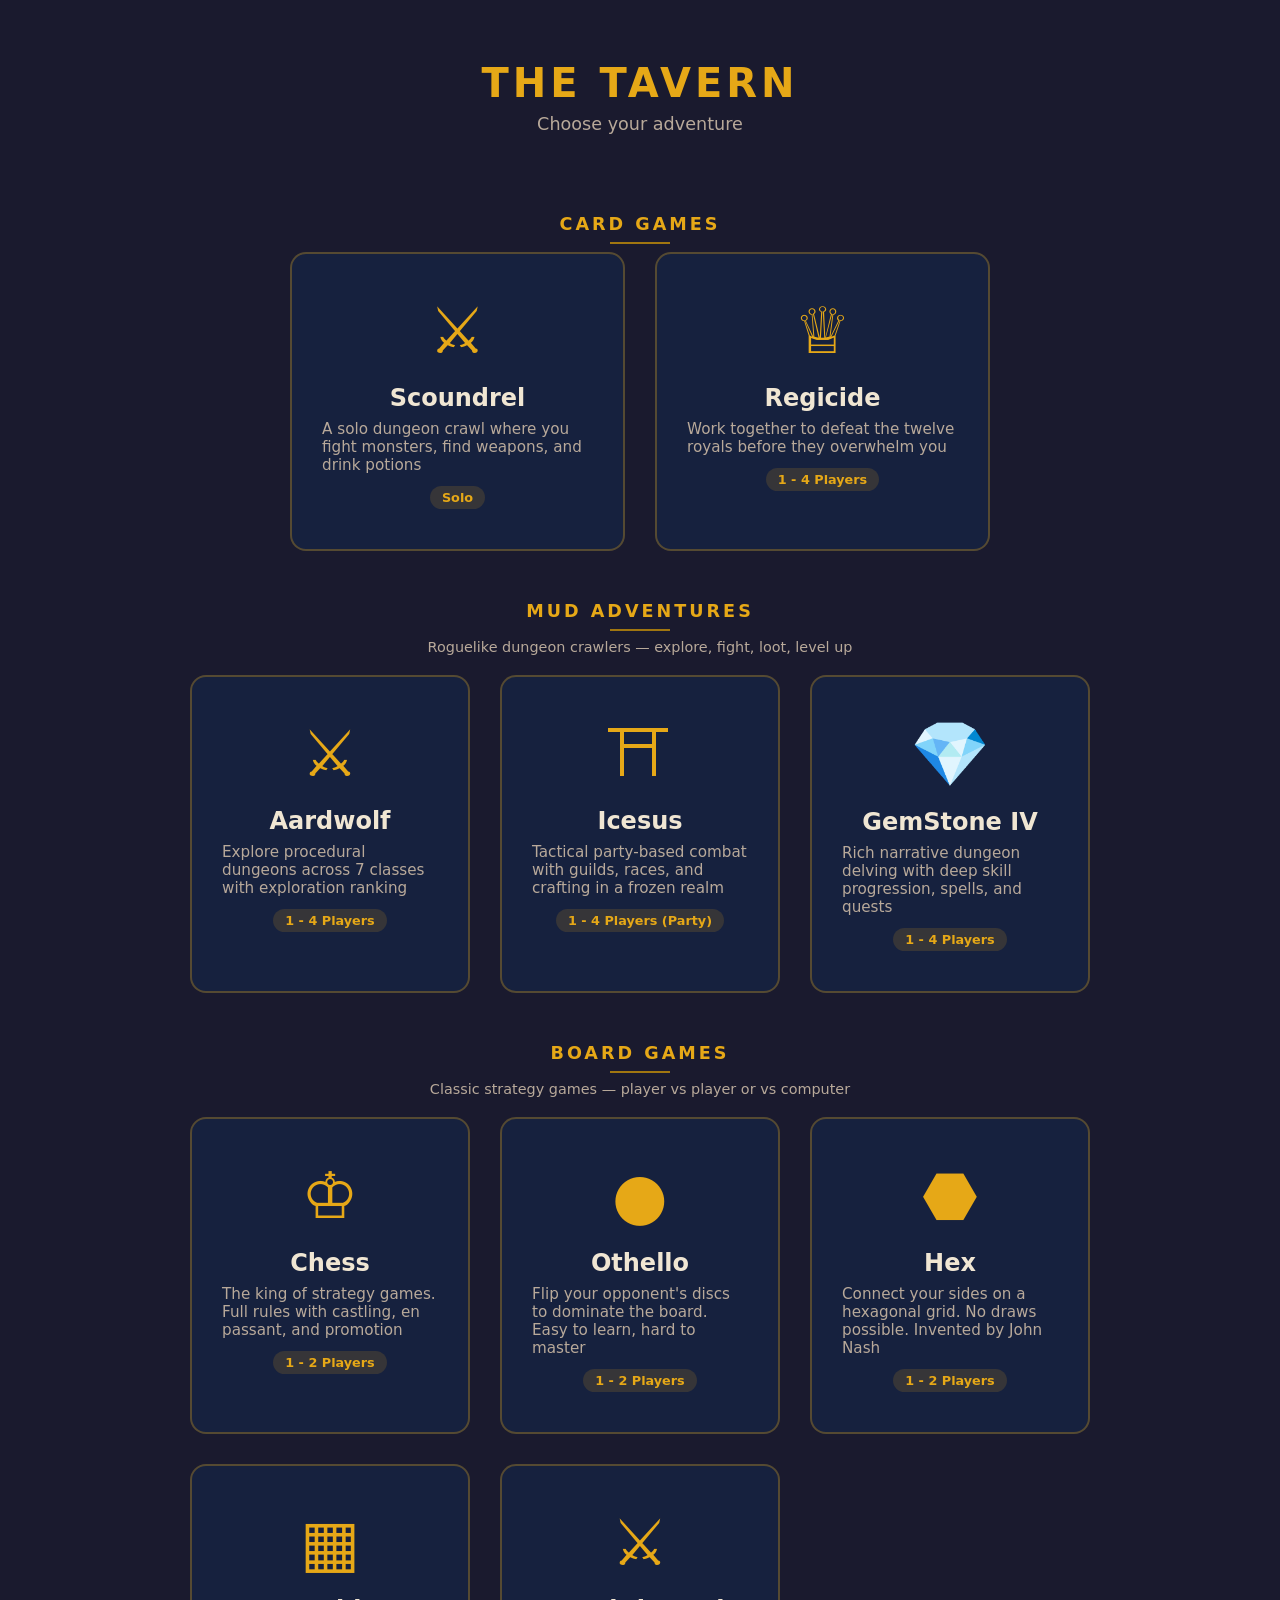
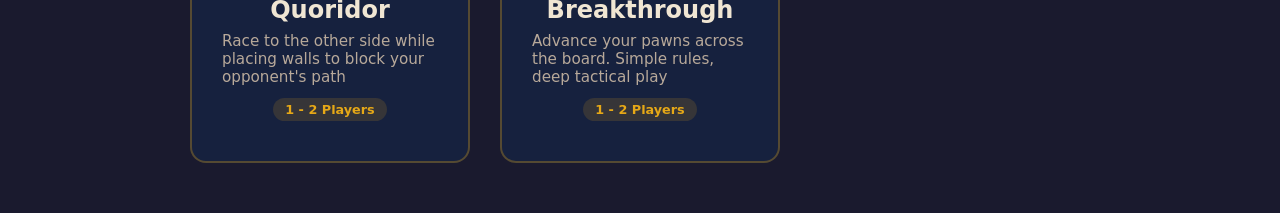
<file: index.html>
<!DOCTYPE html>
<html lang="en">
<head>
  <meta charset="UTF-8">
  <meta name="viewport" content="width=device-width, initial-scale=1.0">
  <title>The Tavern</title>
  <link rel="stylesheet" href="shared/style.css">
</head>
<body>
  <main class="landing">
    <h1>The Tavern</h1>
    <p class="subtitle">Choose your adventure</p>

    <h2 class="section-header">Card Games</h2>
    <div class="game-selection">
      <a href="scoundrel/" class="game-card">
        <span class="game-icon">&#9876;</span>
        <h2>Scoundrel</h2>
        <p>A solo dungeon crawl where you fight monsters, find weapons, and drink potions</p>
        <span class="player-count">Solo</span>
      </a>
      <a href="regicide/" class="game-card">
        <span class="game-icon">&#9813;</span>
        <h2>Regicide</h2>
        <p>Work together to defeat the twelve royals before they overwhelm you</p>
        <span class="player-count">1 - 4 Players</span>
      </a>
    </div>

    <h2 class="section-header">MUD Adventures</h2>
    <p class="section-subtitle">Roguelike dungeon crawlers &mdash; explore, fight, loot, level up</p>
    <div class="game-selection game-selection-3">
      <a href="aardwolf/" class="game-card">
        <span class="game-icon">&#9876;</span>
        <h2>Aardwolf</h2>
        <p>Explore procedural dungeons across 7 classes with exploration ranking</p>
        <span class="player-count">1 - 4 Players</span>
      </a>
      <a href="icesus/" class="game-card">
        <span class="game-icon">&#9961;</span>
        <h2>Icesus</h2>
        <p>Tactical party-based combat with guilds, races, and crafting in a frozen realm</p>
        <span class="player-count">1 - 4 Players (Party)</span>
      </a>
      <a href="gemstone/" class="game-card">
        <span class="game-icon">&#128142;</span>
        <h2>GemStone IV</h2>
        <p>Rich narrative dungeon delving with deep skill progression, spells, and quests</p>
        <span class="player-count">1 - 4 Players</span>
      </a>
    </div>

    <h2 class="section-header">Board Games</h2>
    <p class="section-subtitle">Classic strategy games &mdash; player vs player or vs computer</p>
    <div class="game-selection game-selection-3">
      <a href="chess/" class="game-card">
        <span class="game-icon">&#9812;</span>
        <h2>Chess</h2>
        <p>The king of strategy games. Full rules with castling, en passant, and promotion</p>
        <span class="player-count">1 - 2 Players</span>
      </a>
      <a href="othello/" class="game-card">
        <span class="game-icon">&#9679;</span>
        <h2>Othello</h2>
        <p>Flip your opponent's discs to dominate the board. Easy to learn, hard to master</p>
        <span class="player-count">1 - 2 Players</span>
      </a>
      <a href="hex/" class="game-card">
        <span class="game-icon">&#11043;</span>
        <h2>Hex</h2>
        <p>Connect your sides on a hexagonal grid. No draws possible. Invented by John Nash</p>
        <span class="player-count">1 - 2 Players</span>
      </a>
      <a href="quoridor/" class="game-card">
        <span class="game-icon">&#9638;</span>
        <h2>Quoridor</h2>
        <p>Race to the other side while placing walls to block your opponent's path</p>
        <span class="player-count">1 - 2 Players</span>
      </a>
      <a href="breakthrough/" class="game-card">
        <span class="game-icon">&#9876;</span>
        <h2>Breakthrough</h2>
        <p>Advance your pawns across the board. Simple rules, deep tactical play</p>
        <span class="player-count">1 - 2 Players</span>
      </a>
    </div>
  </main>
</body>
</html>
</file>
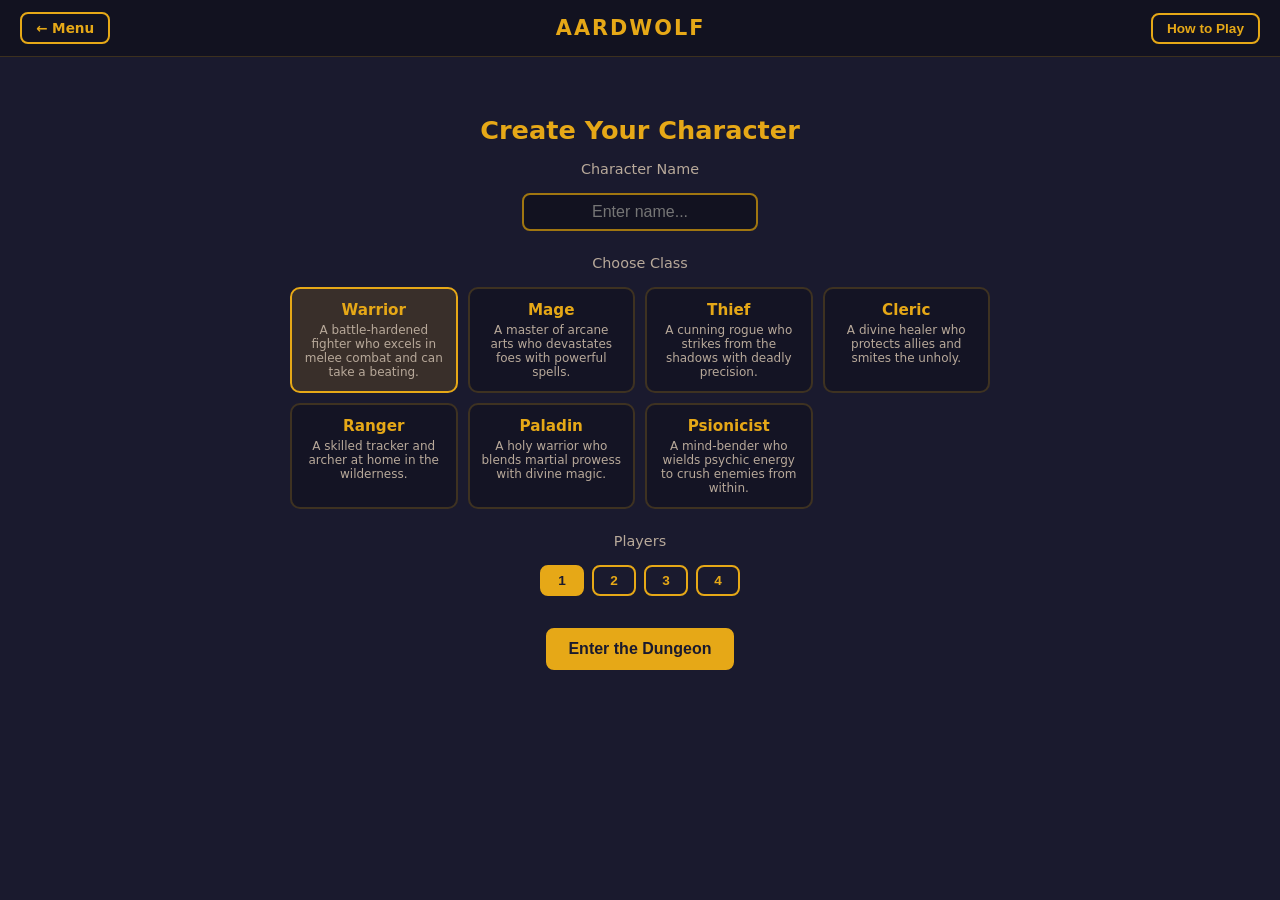
<file: aardwolf/index.html>
<!DOCTYPE html>
<html lang="en">
<head>
  <meta charset="UTF-8">
  <meta name="viewport" content="width=device-width, initial-scale=1.0">
  <title>Aardwolf</title>
  <link rel="stylesheet" href="../shared/style.css">
  <link rel="stylesheet" href="../shared-mud/style.css">
  <link rel="stylesheet" href="style.css">
</head>
<body>
  <header class="top-bar">
    <a href="../" class="btn btn-small">← Menu</a>
    <h1>Aardwolf</h1>
    <button id="rules-btn" class="btn btn-small">How to Play</button>
  </header>
  <main id="game-area" class="game-area"></main>
  <script type="module" src="ui.js"></script>
</body>
</html>
</file>
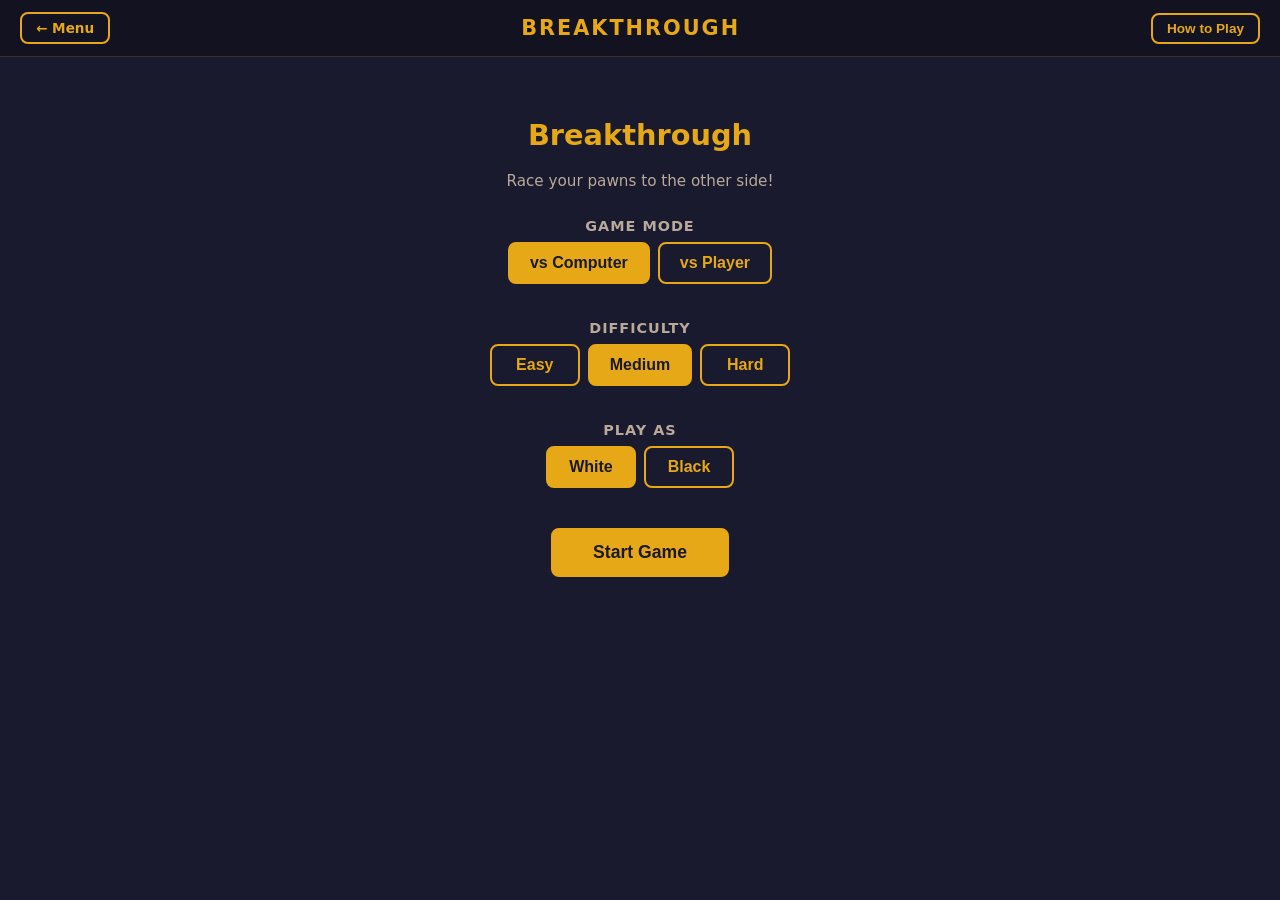
<file: breakthrough/index.html>
<!DOCTYPE html>
<html lang="en">
<head>
  <meta charset="UTF-8">
  <meta name="viewport" content="width=device-width, initial-scale=1.0">
  <title>Breakthrough</title>
  <link rel="stylesheet" href="../shared/style.css">
  <link rel="stylesheet" href="../shared-board/style.css">
  <link rel="stylesheet" href="style.css">
</head>
<body>
  <header class="top-bar">
    <a href="../" class="btn btn-small">← Menu</a>
    <h1>Breakthrough</h1>
    <button id="rules-btn" class="btn btn-small">How to Play</button>
  </header>
  <main id="game-area" class="game-area"></main>
  <script type="module" src="ui.js"></script>
</body>
</html>
</file>
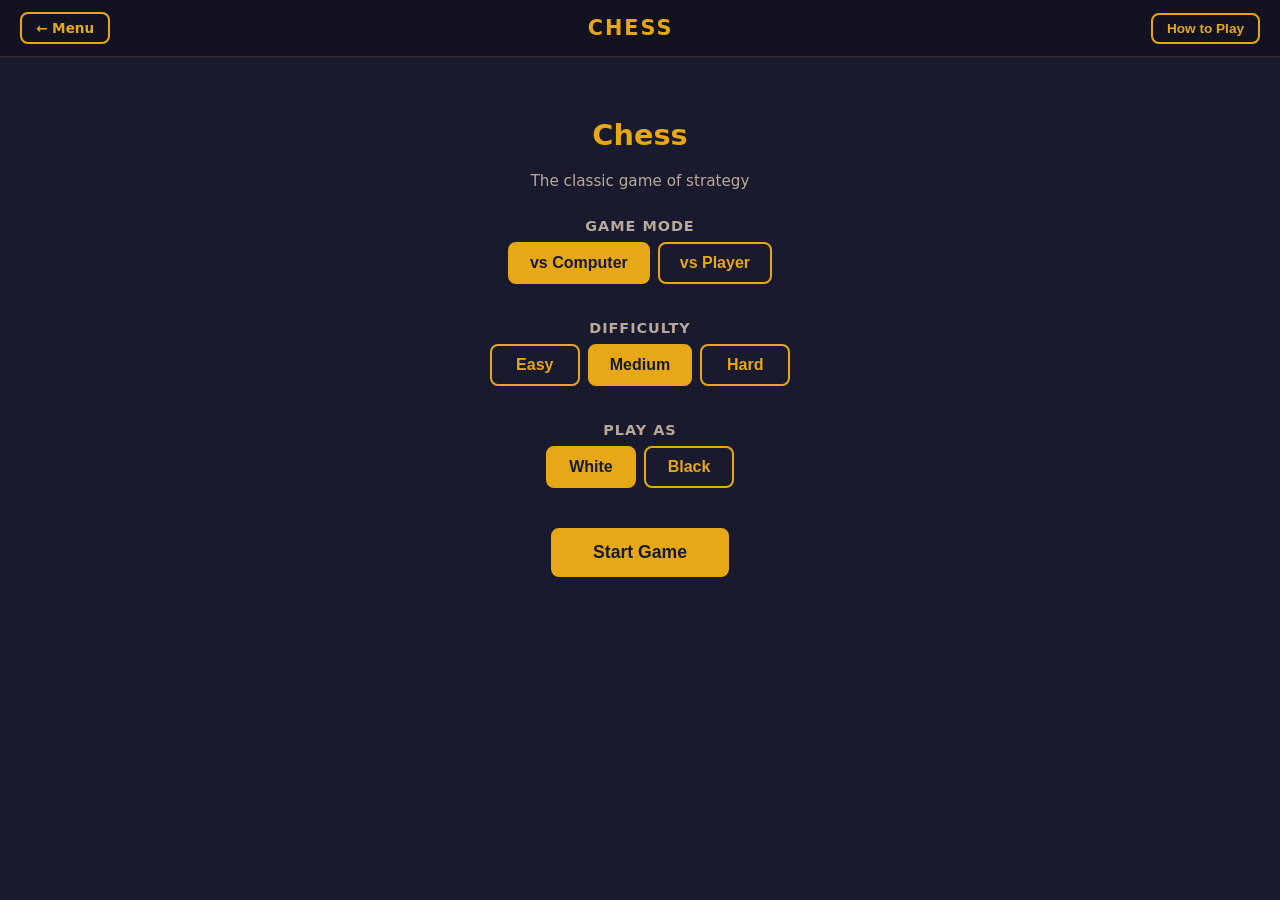
<file: chess/index.html>
<!DOCTYPE html>
<html lang="en">
<head>
  <meta charset="UTF-8">
  <meta name="viewport" content="width=device-width, initial-scale=1.0">
  <title>Chess</title>
  <link rel="stylesheet" href="../shared/style.css">
  <link rel="stylesheet" href="../shared-board/style.css">
  <link rel="stylesheet" href="style.css">
</head>
<body>
  <header class="top-bar">
    <a href="../" class="btn btn-small">← Menu</a>
    <h1>Chess</h1>
    <button id="rules-btn" class="btn btn-small">How to Play</button>
  </header>
  <main id="game-area" class="game-area"></main>
  <script type="module" src="ui.js"></script>
</body>
</html>
</file>
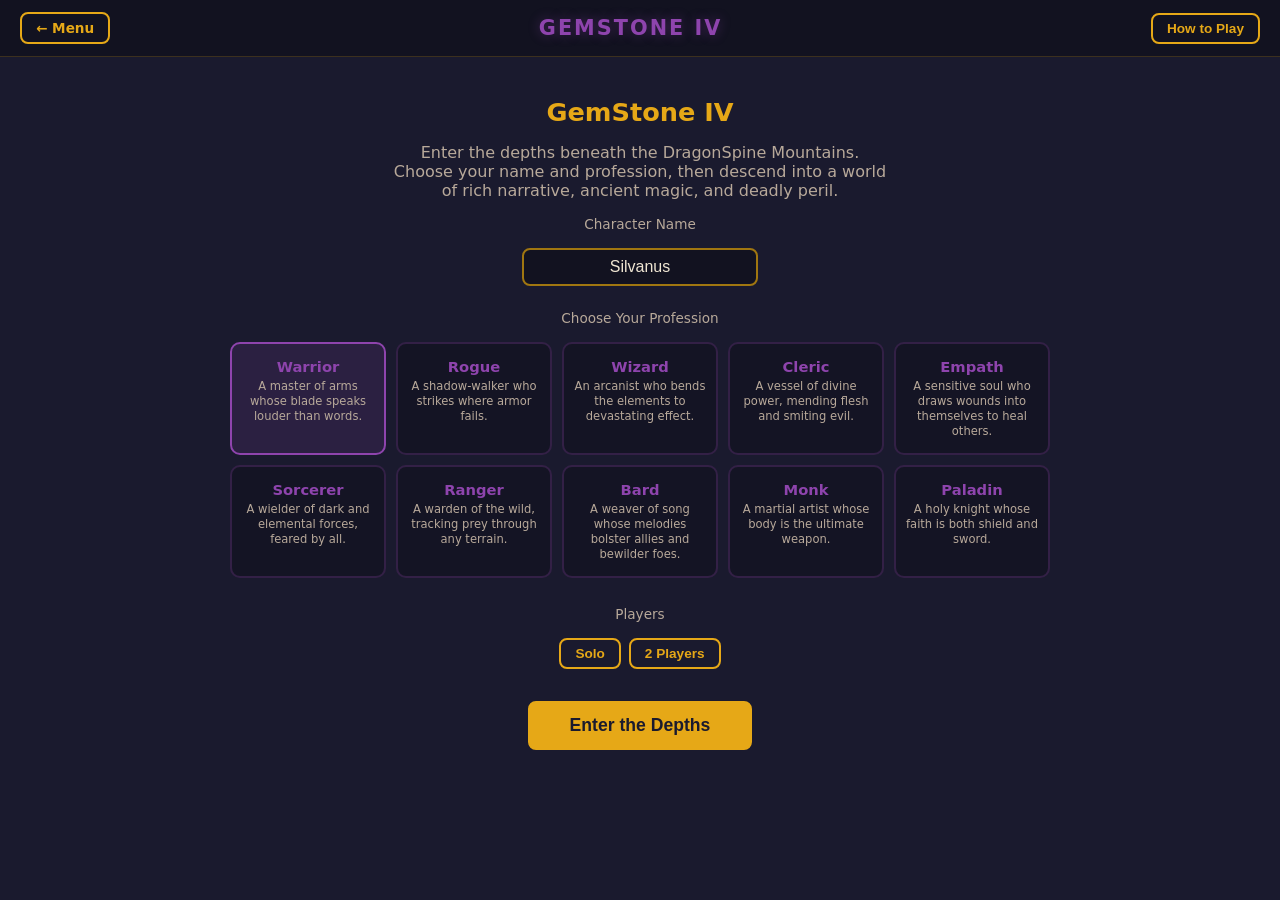
<file: gemstone/index.html>
<!DOCTYPE html>
<html lang="en">
<head>
  <meta charset="UTF-8">
  <meta name="viewport" content="width=device-width, initial-scale=1.0">
  <title>GemStone IV</title>
  <link rel="stylesheet" href="../shared/style.css">
  <link rel="stylesheet" href="../shared-mud/style.css">
  <link rel="stylesheet" href="style.css">
</head>
<body>
  <header class="top-bar">
    <a href="../" class="btn btn-small">← Menu</a>
    <h1>GemStone IV</h1>
    <button id="rules-btn" class="btn btn-small">How to Play</button>
  </header>
  <main id="game-area" class="game-area"></main>
  <script type="module" src="ui.js"></script>
</body>
</html>
</file>
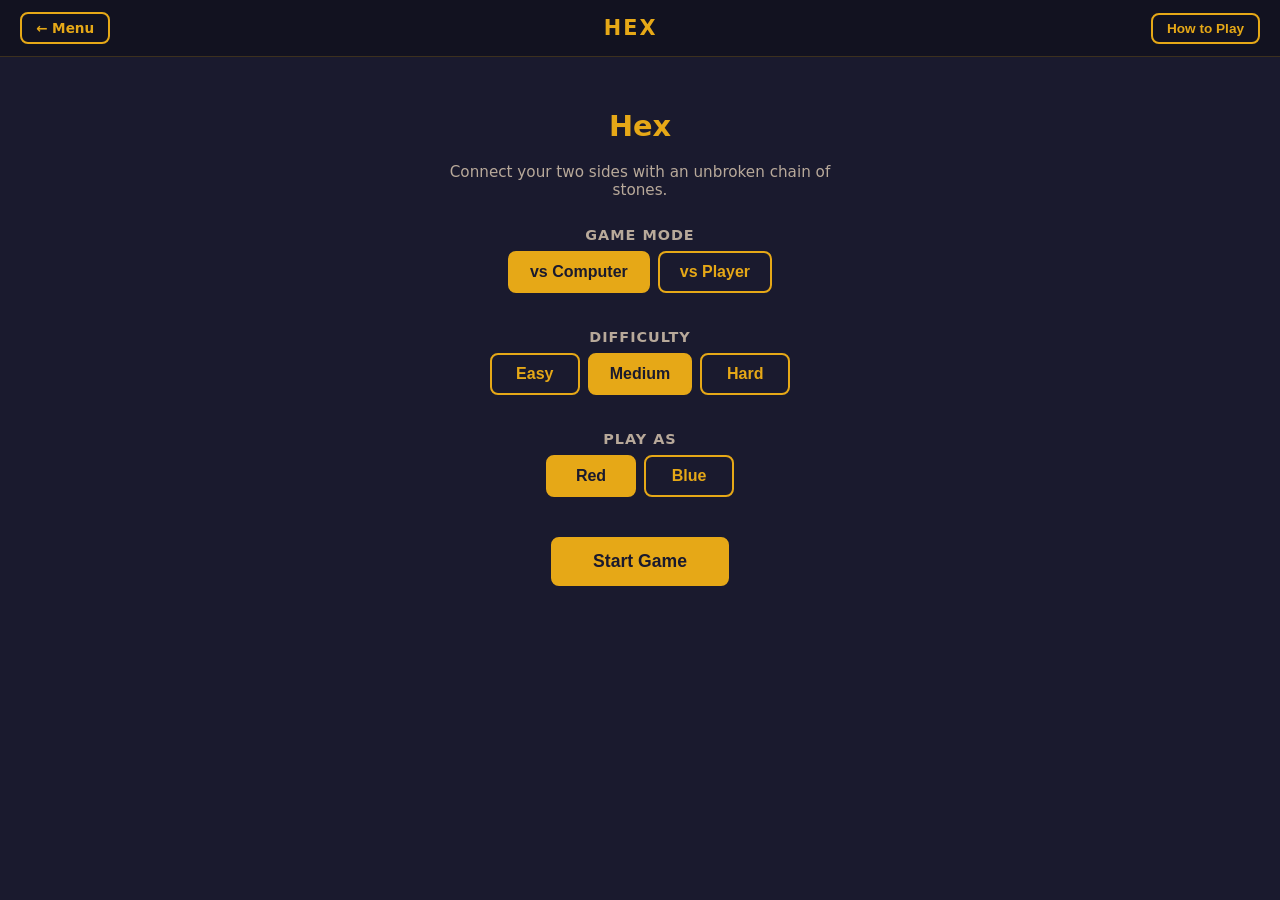
<file: hex/index.html>
<!DOCTYPE html>
<html lang="en">
<head>
  <meta charset="UTF-8">
  <meta name="viewport" content="width=device-width, initial-scale=1.0">
  <title>Hex</title>
  <link rel="stylesheet" href="../shared/style.css">
  <link rel="stylesheet" href="../shared-board/style.css">
  <link rel="stylesheet" href="style.css">
</head>
<body>
  <header class="top-bar">
    <a href="../" class="btn btn-small">← Menu</a>
    <h1>Hex</h1>
    <button id="rules-btn" class="btn btn-small">How to Play</button>
  </header>
  <main id="game-area" class="game-area"></main>
  <script type="module" src="ui.js"></script>
</body>
</html>
</file>
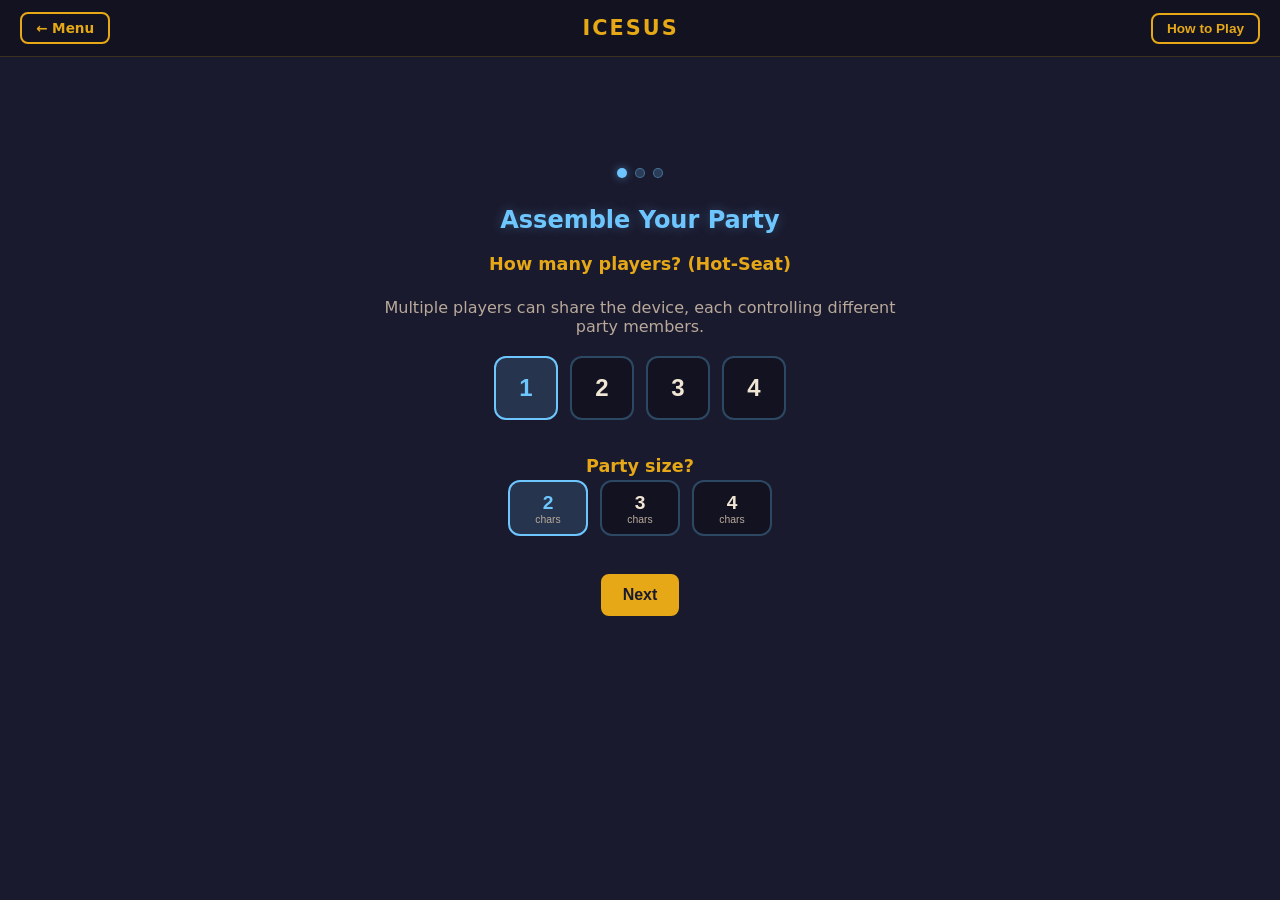
<file: icesus/index.html>
<!DOCTYPE html>
<html lang="en">
<head>
  <meta charset="UTF-8">
  <meta name="viewport" content="width=device-width, initial-scale=1.0">
  <title>Icesus</title>
  <link rel="stylesheet" href="../shared/style.css">
  <link rel="stylesheet" href="../shared-mud/style.css">
  <link rel="stylesheet" href="style.css">
</head>
<body>
  <header class="top-bar">
    <a href="../" class="btn btn-small">← Menu</a>
    <h1>Icesus</h1>
    <button id="rules-btn" class="btn btn-small">How to Play</button>
  </header>
  <main id="game-area" class="game-area"></main>
  <script type="module" src="ui.js"></script>
</body>
</html>
</file>
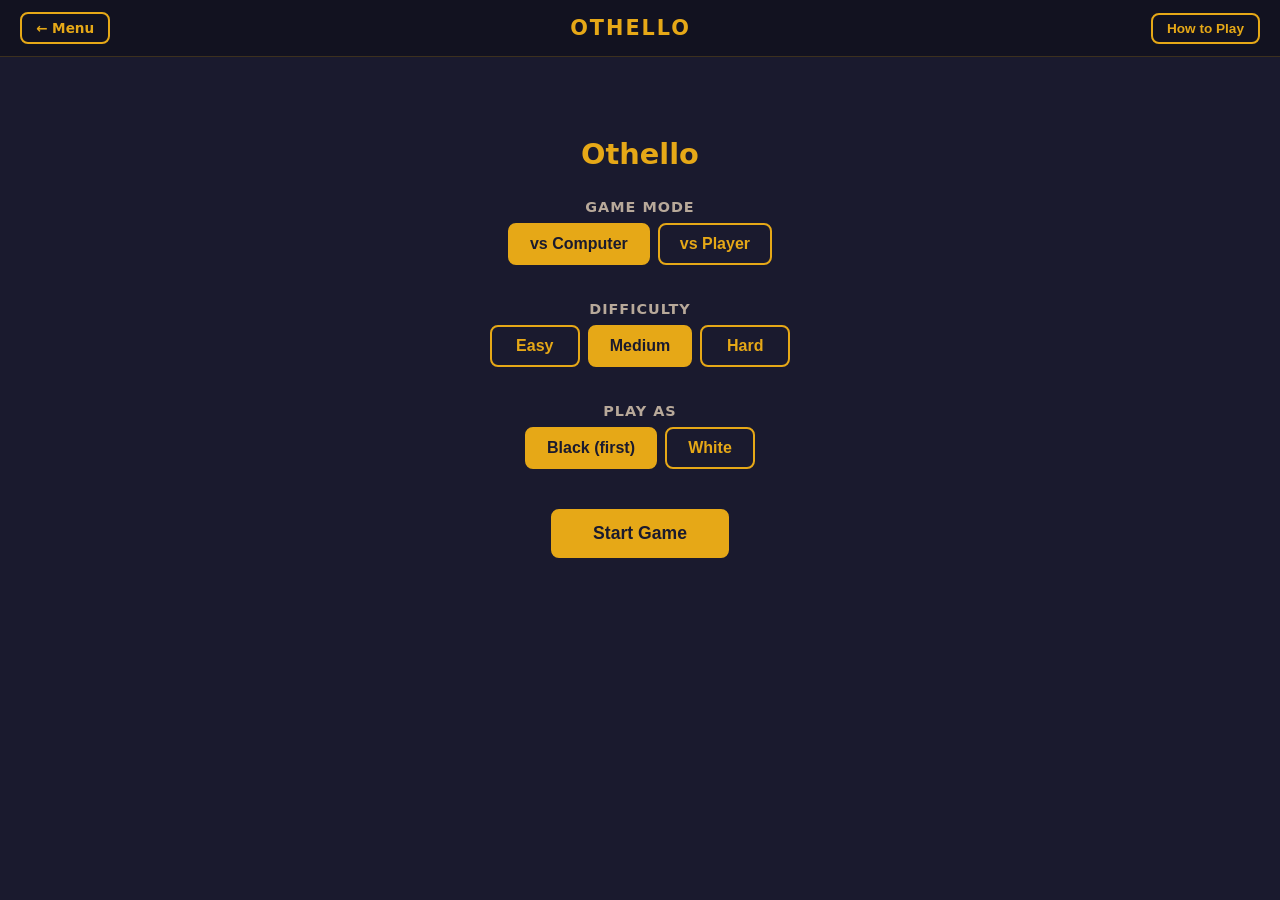
<file: othello/index.html>
<!DOCTYPE html>
<html lang="en">
<head>
  <meta charset="UTF-8">
  <meta name="viewport" content="width=device-width, initial-scale=1.0">
  <title>Othello</title>
  <link rel="stylesheet" href="../shared/style.css">
  <link rel="stylesheet" href="../shared-board/style.css">
  <link rel="stylesheet" href="style.css">
</head>
<body>
  <header class="top-bar">
    <a href="../" class="btn btn-small">← Menu</a>
    <h1>Othello</h1>
    <button id="rules-btn" class="btn btn-small">How to Play</button>
  </header>
  <main id="game-area" class="game-area"></main>
  <script type="module" src="ui.js"></script>
</body>
</html>
</file>
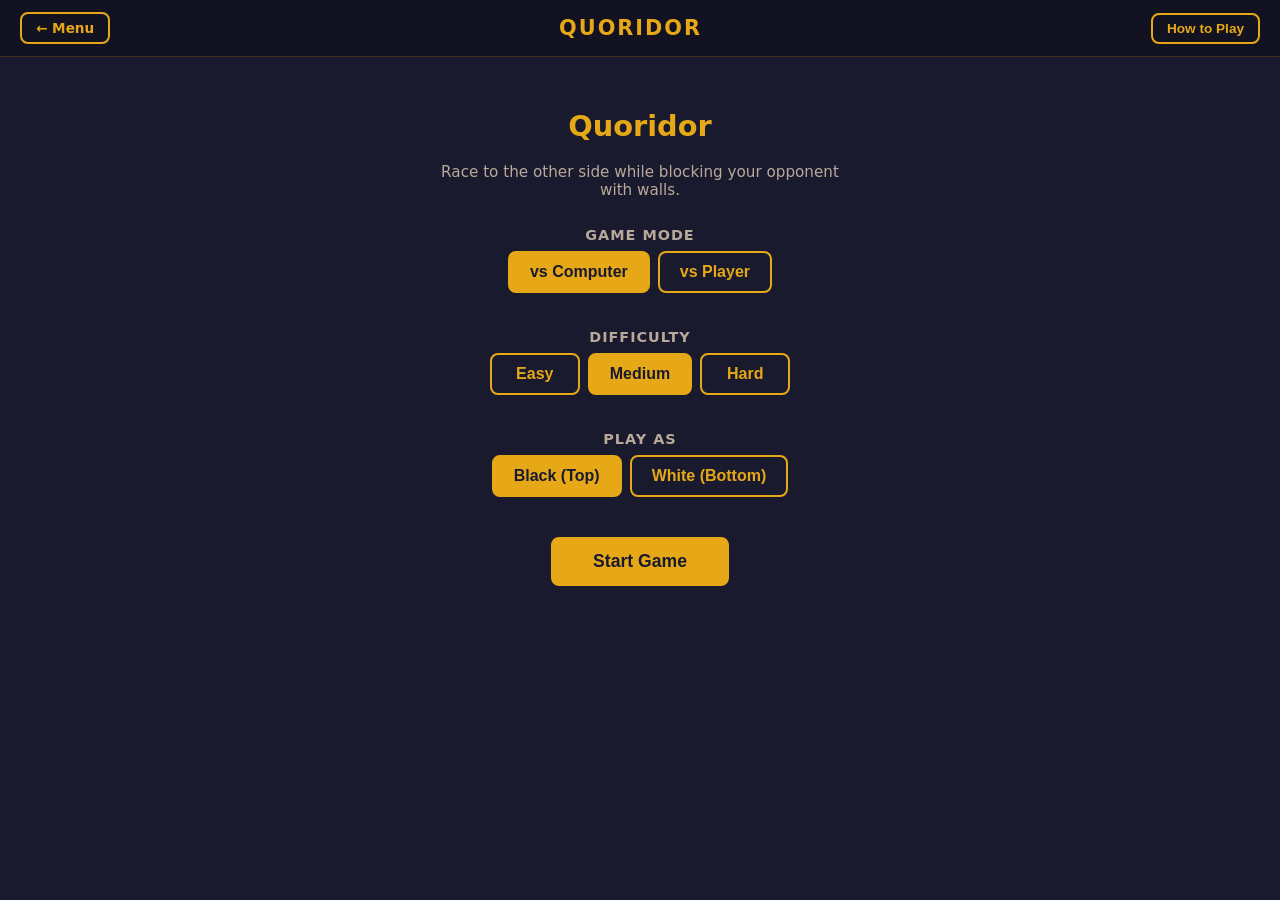
<file: quoridor/index.html>
<!DOCTYPE html>
<html lang="en">
<head>
  <meta charset="UTF-8">
  <meta name="viewport" content="width=device-width, initial-scale=1.0">
  <title>Quoridor</title>
  <link rel="stylesheet" href="../shared/style.css">
  <link rel="stylesheet" href="../shared-board/style.css">
  <link rel="stylesheet" href="style.css">
</head>
<body>
  <header class="top-bar">
    <a href="../" class="btn btn-small">← Menu</a>
    <h1>Quoridor</h1>
    <button id="rules-btn" class="btn btn-small">How to Play</button>
  </header>
  <main id="game-area" class="game-area"></main>
  <script type="module" src="ui.js"></script>
</body>
</html>
</file>
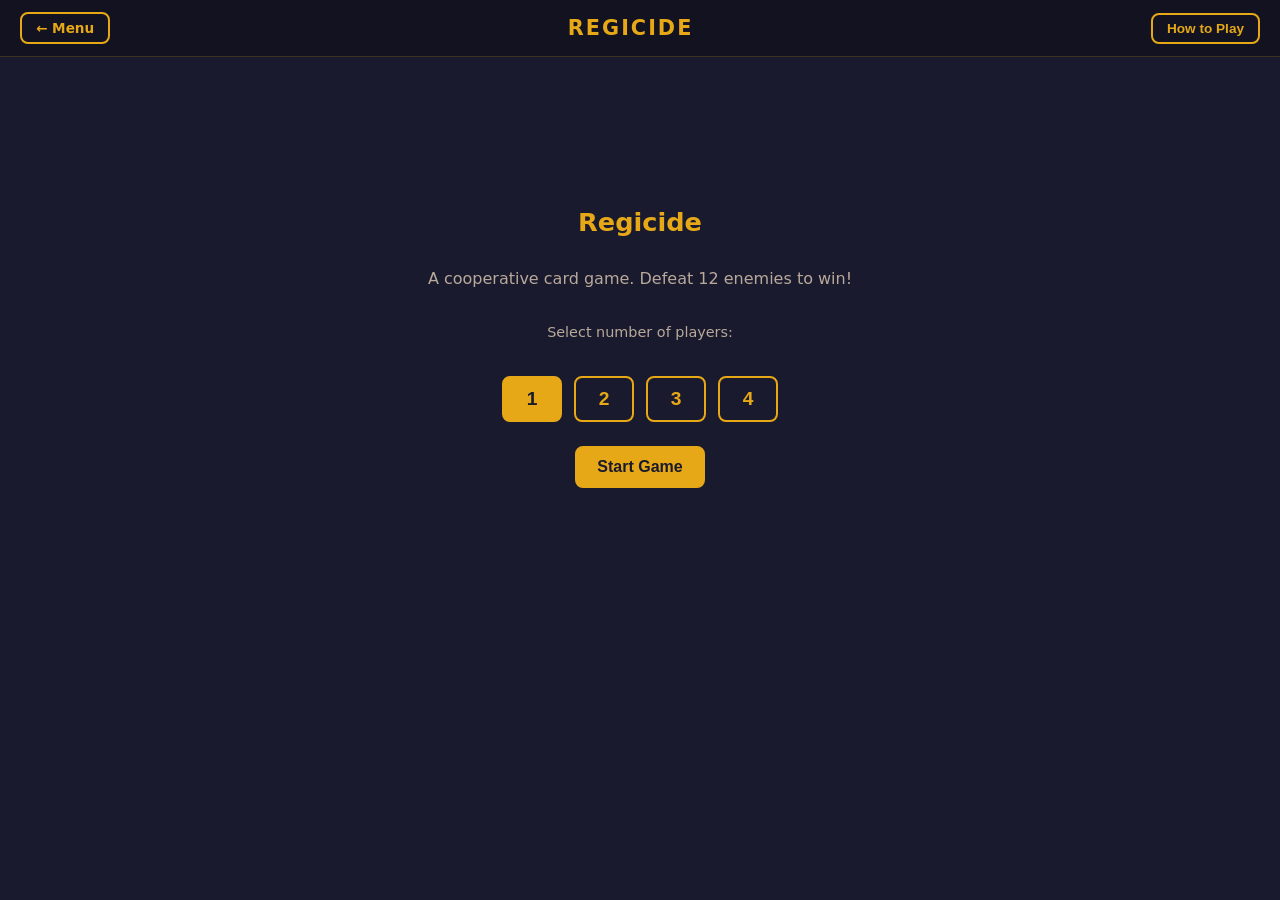
<file: regicide/index.html>
<!DOCTYPE html>
<html lang="en">
<head>
  <meta charset="UTF-8">
  <meta name="viewport" content="width=device-width, initial-scale=1.0">
  <title>Regicide</title>
  <link rel="stylesheet" href="../shared/style.css">
  <link rel="stylesheet" href="style.css">
</head>
<body>
  <header class="top-bar">
    <a href="../" class="btn btn-small">← Menu</a>
    <h1>Regicide</h1>
    <button id="rules-btn" class="btn btn-small">How to Play</button>
  </header>
  <main id="game-area" class="game-area"></main>
  <script type="module" src="ui.js"></script>
</body>
</html>
</file>
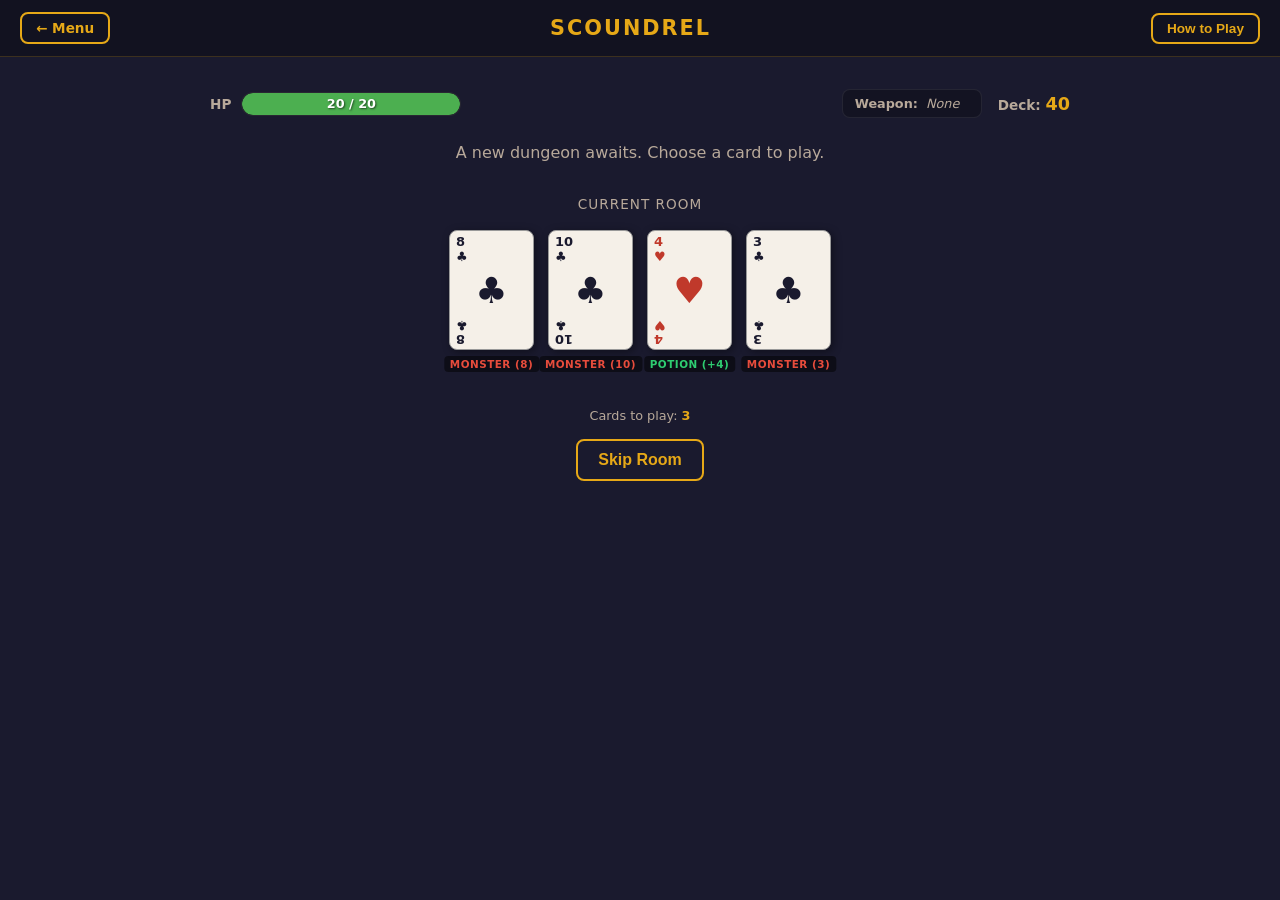
<file: scoundrel/index.html>
<!DOCTYPE html>
<html lang="en">
<head>
  <meta charset="UTF-8">
  <meta name="viewport" content="width=device-width, initial-scale=1.0">
  <title>Scoundrel</title>
  <link rel="stylesheet" href="../shared/style.css">
  <link rel="stylesheet" href="style.css">
</head>
<body>
  <header class="top-bar">
    <a href="../" class="btn btn-small">← Menu</a>
    <h1>Scoundrel</h1>
    <button id="rules-btn" class="btn btn-small">How to Play</button>
  </header>
  <main id="game-area" class="game-area"></main>
  <script type="module" src="ui.js"></script>
</body>
</html>
</file>
<file: shared/style.css>
/* === Reset & Base === */
*, *::before, *::after {
  box-sizing: border-box;
  margin: 0;
  padding: 0;
}

:root {
  --bg-dark: #1a1a2e;
  --bg-felt: #16213e;
  --bg-card-table: #0f3460;
  --text-primary: #f0e6d3;
  --text-secondary: #b8a99a;
  --accent-gold: #e6a817;
  --accent-gold-dim: #a07610;
  --hp-green: #4caf50;
  --hp-yellow: #ff9800;
  --hp-red: #f44336;
  --card-width: 85px;
  --card-height: 120px;
  --card-red: #c0392b;
  --card-black: #1a1a2e;
  --card-bg: #f5f0e8;
  --danger: #e74c3c;
  --success: #27ae60;
  font-family: 'Segoe UI', system-ui, -apple-system, sans-serif;
  color: var(--text-primary);
}

body {
  background: var(--bg-dark);
  min-height: 100vh;
  overflow-x: hidden;
}

/* === Typography === */
h1, h2, h3 {
  font-weight: 600;
}

/* === Buttons === */
.btn {
  display: inline-flex;
  align-items: center;
  justify-content: center;
  padding: 10px 20px;
  border: 2px solid var(--accent-gold);
  background: transparent;
  color: var(--accent-gold);
  font-size: 1rem;
  font-weight: 600;
  border-radius: 8px;
  cursor: pointer;
  transition: all 0.2s;
  text-decoration: none;
  gap: 6px;
}

.btn:hover {
  background: var(--accent-gold);
  color: var(--bg-dark);
}

.btn:active {
  transform: scale(0.96);
}

.btn-small {
  padding: 6px 14px;
  font-size: 0.85rem;
}

.btn-primary {
  background: var(--accent-gold);
  color: var(--bg-dark);
}

.btn-primary:hover {
  background: var(--accent-gold-dim);
  border-color: var(--accent-gold-dim);
  color: var(--text-primary);
}

.btn-danger {
  border-color: var(--danger);
  color: var(--danger);
}

.btn-danger:hover {
  background: var(--danger);
  color: white;
}

.btn:disabled {
  opacity: 0.4;
  cursor: not-allowed;
  pointer-events: none;
}

/* === Cards === */
.card {
  width: var(--card-width);
  height: var(--card-height);
  border-radius: 8px;
  background: var(--card-bg);
  border: 1px solid #999;
  box-shadow: 2px 2px 8px rgba(0, 0, 0, 0.4);
  display: flex;
  flex-direction: column;
  padding: 4px 6px;
  user-select: none;
  transition: transform 0.15s, box-shadow 0.15s, outline-color 0.15s;
  position: relative;
  flex-shrink: 0;
  outline: 3px solid transparent;
}

.card:hover:not(.disabled):not(.card-back) {
  transform: translateY(-6px);
  box-shadow: 2px 8px 16px rgba(0, 0, 0, 0.5);
}

.card.selected {
  outline-color: var(--accent-gold);
  transform: translateY(-10px);
  box-shadow: 0 8px 20px rgba(230, 168, 23, 0.3);
}

.card.disabled {
  opacity: 0.45;
  cursor: not-allowed;
}

.card.highlighted {
  outline-color: var(--success);
}

.card.red {
  color: var(--card-red);
}

.card.black {
  color: var(--card-black);
}

.rank-top {
  font-size: 13px;
  font-weight: 700;
  line-height: 1.1;
  text-align: left;
}

.suit-center {
  flex: 1;
  display: flex;
  align-items: center;
  justify-content: center;
  font-size: 36px;
}

.rank-bottom {
  font-size: 13px;
  font-weight: 700;
  line-height: 1.1;
  text-align: right;
  transform: rotate(180deg);
}

.card-back {
  background: repeating-linear-gradient(
    45deg,
    #2c3e8c,
    #2c3e8c 4px,
    #1a2766 4px,
    #1a2766 8px
  );
  border: 2px solid var(--accent-gold-dim);
}

.card-jester {
  background: linear-gradient(135deg, #6c3483, #8e44ad);
  color: #f9e79f;
  border: 2px solid #f9e79f;
}

.card-mini {
  font-weight: 700;
  font-size: 0.9rem;
}

.card-mini.red {
  color: var(--card-red);
}

.card-mini.black {
  color: var(--card-black);
}

/* === Top Bar === */
.top-bar {
  display: flex;
  align-items: center;
  justify-content: space-between;
  padding: 12px 20px;
  background: rgba(0, 0, 0, 0.3);
  border-bottom: 1px solid rgba(230, 168, 23, 0.2);
}

.top-bar h1 {
  font-size: 1.3rem;
  color: var(--accent-gold);
  letter-spacing: 2px;
  text-transform: uppercase;
}

/* === HP Bar === */
.hp-bar-container {
  width: 100%;
  max-width: 300px;
  height: 24px;
  background: rgba(0, 0, 0, 0.4);
  border-radius: 12px;
  overflow: hidden;
  border: 1px solid rgba(255, 255, 255, 0.1);
  position: relative;
}

.hp-bar-fill {
  height: 100%;
  border-radius: 12px;
  transition: width 0.4s ease, background-color 0.4s ease;
}

.hp-bar-text {
  position: absolute;
  inset: 0;
  display: flex;
  align-items: center;
  justify-content: center;
  font-size: 0.8rem;
  font-weight: 700;
  color: white;
  text-shadow: 1px 1px 2px rgba(0, 0, 0, 0.6);
}

/* === Modal === */
.modal-overlay {
  position: fixed;
  inset: 0;
  background: rgba(0, 0, 0, 0.7);
  display: flex;
  align-items: center;
  justify-content: center;
  z-index: 1000;
  opacity: 0;
  transition: opacity 0.2s;
  padding: 20px;
}

.modal-overlay.visible {
  opacity: 1;
}

.modal-content {
  background: var(--bg-felt);
  border: 1px solid var(--accent-gold-dim);
  border-radius: 12px;
  max-width: 600px;
  width: 100%;
  max-height: 80vh;
  display: flex;
  flex-direction: column;
  box-shadow: 0 20px 60px rgba(0, 0, 0, 0.5);
}

.modal-header {
  display: flex;
  align-items: center;
  justify-content: space-between;
  padding: 16px 20px;
  border-bottom: 1px solid rgba(230, 168, 23, 0.2);
}

.modal-header h2 {
  color: var(--accent-gold);
  font-size: 1.2rem;
}

.modal-close {
  background: none;
  border: none;
  color: var(--text-secondary);
  font-size: 1.8rem;
  cursor: pointer;
  padding: 0 4px;
  line-height: 1;
}

.modal-close:hover {
  color: var(--text-primary);
}

.modal-body {
  padding: 20px;
  overflow-y: auto;
  line-height: 1.6;
  color: var(--text-primary);
}

.modal-body h3 {
  color: var(--accent-gold);
  margin: 16px 0 8px;
  font-size: 1rem;
}

.modal-body h3:first-child {
  margin-top: 0;
}

.modal-body p {
  margin-bottom: 10px;
}

.modal-body ul, .modal-body ol {
  margin-left: 20px;
  margin-bottom: 10px;
}

.modal-body li {
  margin-bottom: 4px;
}

.modal-body table {
  width: 100%;
  border-collapse: collapse;
  margin: 10px 0;
}

.modal-body th, .modal-body td {
  padding: 6px 12px;
  border: 1px solid rgba(230, 168, 23, 0.2);
  text-align: left;
}

.modal-body th {
  background: rgba(230, 168, 23, 0.1);
  color: var(--accent-gold);
}

.modal-body .suit-red { color: var(--card-red); font-weight: 700; }
.modal-body .suit-black { font-weight: 700; }

/* === Game Area === */
.game-area {
  max-width: 900px;
  margin: 0 auto;
  padding: 20px;
}

/* === Status Message === */
.message {
  text-align: center;
  padding: 10px;
  font-size: 1rem;
  color: var(--text-secondary);
  min-height: 40px;
}

.message.important {
  color: var(--accent-gold);
  font-weight: 600;
}

/* === Game Over Overlay === */
.game-over-overlay {
  position: fixed;
  inset: 0;
  background: rgba(0, 0, 0, 0.85);
  display: flex;
  align-items: center;
  justify-content: center;
  z-index: 900;
  animation: fadeIn 0.5s;
}

.game-over-box {
  text-align: center;
  padding: 40px;
  background: var(--bg-felt);
  border: 2px solid var(--accent-gold);
  border-radius: 16px;
  max-width: 400px;
}

.game-over-box h2 {
  font-size: 2rem;
  margin-bottom: 10px;
}

.game-over-box .win { color: var(--accent-gold); }
.game-over-box .lose { color: var(--danger); }

.game-over-box p {
  color: var(--text-secondary);
  margin-bottom: 20px;
  font-size: 1.1rem;
}

/* === Card Row (for rooms/hands) === */
.card-row {
  display: flex;
  gap: 12px;
  justify-content: center;
  flex-wrap: wrap;
  padding: 10px 0;
}

/* === Landing Page === */
.landing {
  display: flex;
  flex-direction: column;
  align-items: center;
  justify-content: flex-start;
  min-height: 100vh;
  padding: 60px 20px 40px;
}

.landing h1 {
  font-size: 2.5rem;
  color: var(--accent-gold);
  margin-bottom: 8px;
  text-transform: uppercase;
  letter-spacing: 4px;
  text-align: center;
}

.landing .subtitle {
  color: var(--text-secondary);
  margin-bottom: 40px;
  font-size: 1.1rem;
}

/* === Section Headers === */
.section-header {
  color: var(--accent-gold);
  font-size: 1.1rem;
  text-transform: uppercase;
  letter-spacing: 3px;
  margin-top: 40px;
  margin-bottom: 8px;
  text-align: center;
  position: relative;
}

.section-header::after {
  content: '';
  display: block;
  width: 60px;
  height: 2px;
  background: var(--accent-gold-dim);
  margin: 8px auto 0;
}

.section-subtitle {
  color: var(--text-secondary);
  font-size: 0.9rem;
  margin-bottom: 20px;
  text-align: center;
}

.game-selection {
  display: grid;
  grid-template-columns: 1fr 1fr;
  gap: 30px;
  max-width: 700px;
  width: 100%;
  margin-bottom: 10px;
}

.game-selection-3 {
  grid-template-columns: 1fr 1fr 1fr;
  max-width: 900px;
}

.game-card {
  display: flex;
  flex-direction: column;
  align-items: center;
  padding: 40px 30px;
  background: var(--bg-felt);
  border: 2px solid rgba(230, 168, 23, 0.3);
  border-radius: 16px;
  text-decoration: none;
  color: var(--text-primary);
  transition: all 0.3s;
}

.game-card:hover {
  border-color: var(--accent-gold);
  transform: translateY(-4px);
  box-shadow: 0 8px 30px rgba(230, 168, 23, 0.15);
}

.game-card .game-icon {
  font-size: 4rem;
  margin-bottom: 16px;
  color: var(--accent-gold);
}

.game-card h2 {
  font-size: 1.5rem;
  margin-bottom: 8px;
  color: var(--text-primary);
}

.game-card p {
  color: var(--text-secondary);
  font-size: 0.95rem;
}

.game-card .player-count {
  margin-top: 12px;
  padding: 4px 12px;
  border-radius: 20px;
  background: rgba(230, 168, 23, 0.15);
  color: var(--accent-gold);
  font-size: 0.8rem;
  font-weight: 600;
}

/* === Animations === */
@keyframes fadeIn {
  from { opacity: 0; }
  to { opacity: 1; }
}

/* === Pass Device Overlay === */
.pass-overlay {
  position: fixed;
  inset: 0;
  background: var(--bg-dark);
  display: flex;
  flex-direction: column;
  align-items: center;
  justify-content: center;
  z-index: 800;
  cursor: pointer;
}

.pass-overlay h2 {
  font-size: 2rem;
  color: var(--accent-gold);
  margin-bottom: 20px;
}

.pass-overlay p {
  color: var(--text-secondary);
  font-size: 1.1rem;
}

/* === Responsive === */
@media (max-width: 900px) {
  .game-selection-3 {
    grid-template-columns: 1fr 1fr;
  }
}

@media (max-width: 600px) {
  .game-selection-3 {
    grid-template-columns: 1fr;
  }

  :root {
    --card-width: 65px;
    --card-height: 95px;
  }

  .game-selection {
    grid-template-columns: 1fr;
  }

  .landing h1 {
    font-size: 1.8rem;
  }

  .top-bar h1 {
    font-size: 1rem;
  }

  .card-row {
    gap: 6px;
  }

  .suit-center {
    font-size: 28px;
  }

  .rank-top, .rank-bottom {
    font-size: 11px;
  }
}
</file>
<file: shared-mud/style.css>
/* === MUD Layout === */
.mud-layout {
  display: grid;
  grid-template-columns: 1fr 260px;
  grid-template-rows: 1fr auto;
  height: calc(100vh - 52px);
  gap: 0;
}

.mud-terminal-wrap {
  grid-column: 1;
  grid-row: 1;
  overflow-y: auto;
  padding: 12px 16px;
  background: rgba(0, 0, 0, 0.3);
  border-right: 1px solid rgba(230, 168, 23, 0.15);
}

.mud-sidebar {
  grid-column: 2;
  grid-row: 1 / 3;
  overflow-y: auto;
  padding: 12px;
  background: rgba(0, 0, 0, 0.2);
  border-left: 1px solid rgba(230, 168, 23, 0.15);
  font-size: 0.82rem;
}

.mud-actions {
  grid-column: 1;
  grid-row: 2;
  padding: 10px 16px;
  background: rgba(0, 0, 0, 0.4);
  border-top: 1px solid rgba(230, 168, 23, 0.15);
  display: flex;
  flex-wrap: wrap;
  gap: 6px;
  align-items: flex-start;
  max-height: 140px;
  overflow-y: auto;
}

/* === Terminal Lines === */
.terminal-output {
  font-family: 'Consolas', 'Courier New', monospace;
  font-size: 0.88rem;
  line-height: 1.5;
}

.terminal-line {
  padding: 1px 0;
  animation: termFadeIn 0.15s ease;
}

@keyframes termFadeIn {
  from { opacity: 0.4; }
  to { opacity: 1; }
}

.terminal-line.room-title {
  color: var(--accent-gold);
  font-weight: 700;
  font-size: 1rem;
  margin-top: 4px;
}

.terminal-line.room-desc {
  color: var(--text-primary);
  font-style: italic;
}

.terminal-line.exits {
  color: var(--text-secondary);
  font-size: 0.82rem;
}

.terminal-line.combat {
  color: #e74c3c;
}

.terminal-line.enemy-attack {
  color: #e67e22;
}

.terminal-line.heal {
  color: #2ecc71;
}

.terminal-line.loot {
  color: var(--accent-gold);
}

.terminal-line.system {
  color: #7f8c8d;
  font-style: italic;
}

.terminal-line.separator {
  color: rgba(255, 255, 255, 0.15);
  font-size: 0.7rem;
  margin: 4px 0;
}

/* === Action Buttons === */
.mud-actions .btn {
  padding: 6px 14px;
  font-size: 0.82rem;
  white-space: nowrap;
}

.mud-actions .btn.cat-move { border-color: #3498db; color: #3498db; }
.mud-actions .btn.cat-move:hover { background: #3498db; color: var(--bg-dark); }
.mud-actions .btn.cat-combat { border-color: #e74c3c; color: #e74c3c; }
.mud-actions .btn.cat-combat:hover { background: #e74c3c; color: white; }
.mud-actions .btn.cat-ability { border-color: #9b59b6; color: #9b59b6; }
.mud-actions .btn.cat-ability:hover { background: #9b59b6; color: white; }
.mud-actions .btn.cat-loot { border-color: var(--accent-gold); color: var(--accent-gold); }
.mud-actions .btn.cat-loot:hover { background: var(--accent-gold); color: var(--bg-dark); }
.mud-actions .btn.cat-special { border-color: #2ecc71; color: #2ecc71; }
.mud-actions .btn.cat-special:hover { background: #2ecc71; color: var(--bg-dark); }
.mud-actions .btn.cat-stat { border-color: #1abc9c; color: #1abc9c; }
.mud-actions .btn.cat-stat:hover { background: #1abc9c; color: var(--bg-dark); }
.mud-actions .btn.cat-shop { border-color: var(--accent-gold); color: var(--accent-gold); }
.mud-actions .btn.cat-item { border-color: #2ecc71; color: #2ecc71; }
.mud-actions .btn.cat-inventory { border-color: #95a5a6; color: #95a5a6; }
.mud-actions .btn.cat-inventory:hover { background: #95a5a6; color: var(--bg-dark); }

/* === Sidebar === */
.sidebar-section {
  padding: 8px 0;
  border-bottom: 1px solid rgba(255, 255, 255, 0.08);
}

.sidebar-section:last-child {
  border-bottom: none;
}

.sidebar-name {
  font-weight: 700;
  color: var(--accent-gold);
  font-size: 1rem;
}

.sidebar-class {
  color: var(--text-secondary);
  font-size: 0.78rem;
}

.sidebar-xp {
  color: var(--text-secondary);
  font-size: 0.75rem;
  margin-top: 2px;
}

.sidebar-label {
  color: var(--accent-gold-dim);
  font-size: 0.72rem;
  text-transform: uppercase;
  letter-spacing: 1px;
  margin-bottom: 4px;
  font-weight: 600;
}

.sidebar-row {
  color: var(--text-primary);
  font-size: 0.8rem;
  padding: 1px 0;
}

.sidebar-row .empty {
  color: var(--text-secondary);
  font-style: italic;
}

.sidebar-bar {
  display: flex;
  align-items: center;
  gap: 6px;
  margin: 3px 0;
}

.sidebar-bar .bar-label {
  font-size: 0.72rem;
  font-weight: 700;
  color: var(--text-secondary);
  width: 22px;
  text-align: right;
}

.sidebar-bar .hp-bar-container {
  height: 16px;
}

.sidebar-bar .hp-bar-text {
  font-size: 0.65rem;
}

.sidebar-stats-grid {
  display: grid;
  grid-template-columns: 1fr 1fr 1fr;
  gap: 2px 8px;
}

.stat-item {
  display: flex;
  justify-content: space-between;
  font-size: 0.78rem;
}

.stat-name {
  color: var(--text-secondary);
  font-size: 0.7rem;
}

.stat-val {
  color: var(--text-primary);
  font-weight: 600;
}

.stat-val.gold {
  color: var(--accent-gold);
}

/* === Compact Bar (mobile) === */
.compact-bar {
  display: flex;
  gap: 12px;
  align-items: center;
  padding: 6px 12px;
  background: rgba(0, 0, 0, 0.3);
  font-size: 0.78rem;
  flex-wrap: wrap;
}

.compact-name {
  color: var(--accent-gold);
  font-weight: 700;
}

.compact-resource {
  color: var(--text-secondary);
}

/* === Setup Screen === */
.mud-setup {
  display: flex;
  flex-direction: column;
  align-items: center;
  justify-content: center;
  min-height: 70vh;
  gap: 16px;
  text-align: center;
  padding: 20px;
}

.mud-setup h2 {
  color: var(--accent-gold);
  font-size: 1.6rem;
}

.mud-setup p {
  color: var(--text-secondary);
  max-width: 500px;
}

.mud-setup input[type="text"] {
  padding: 8px 16px;
  font-size: 1rem;
  border-radius: 8px;
  border: 2px solid var(--accent-gold-dim);
  background: rgba(0, 0, 0, 0.3);
  color: var(--text-primary);
  text-align: center;
  max-width: 250px;
  outline: none;
}

.mud-setup input:focus {
  border-color: var(--accent-gold);
}

.class-grid, .race-grid {
  display: grid;
  grid-template-columns: repeat(auto-fit, minmax(140px, 1fr));
  gap: 10px;
  max-width: 700px;
  width: 100%;
}

.class-card, .race-card {
  padding: 12px;
  border: 2px solid rgba(230, 168, 23, 0.2);
  border-radius: 10px;
  background: rgba(0, 0, 0, 0.2);
  cursor: pointer;
  transition: all 0.2s;
  text-align: center;
}

.class-card:hover, .race-card:hover {
  border-color: var(--accent-gold);
  transform: translateY(-2px);
}

.class-card.selected, .race-card.selected {
  border-color: var(--accent-gold);
  background: rgba(230, 168, 23, 0.15);
}

.class-card h3, .race-card h3 {
  color: var(--accent-gold);
  font-size: 0.95rem;
  margin-bottom: 4px;
}

.class-card p, .race-card p {
  color: var(--text-secondary);
  font-size: 0.75rem;
  margin: 0;
}

/* === Game Over in MUD === */
.mud-game-over {
  display: flex;
  flex-direction: column;
  align-items: center;
  justify-content: center;
  min-height: 60vh;
  gap: 16px;
  text-align: center;
}

/* === Responsive === */
@media (max-width: 768px) {
  .mud-layout {
    grid-template-columns: 1fr;
    grid-template-rows: auto 1fr auto;
  }

  .mud-sidebar {
    display: none;
  }

  .mud-compact-bar {
    display: block;
    grid-column: 1;
    grid-row: 1;
  }

  .mud-terminal-wrap {
    grid-column: 1;
    grid-row: 2;
    border-right: none;
  }

  .mud-actions {
    grid-column: 1;
    grid-row: 3;
  }
}

@media (min-width: 769px) {
  .mud-compact-bar {
    display: none;
  }
}
</file>
<file: aardwolf/style.css>
/* Aardwolf-specific styles */

.exploration-rank {
  display: inline-block;
  padding: 2px 10px;
  border-radius: 12px;
  font-size: 0.75rem;
  font-weight: 700;
  text-transform: uppercase;
  letter-spacing: 0.5px;
}

.exploration-rank.rank-novice {
  background: rgba(127, 140, 141, 0.25);
  color: #95a5a6;
  border: 1px solid rgba(127, 140, 141, 0.4);
}

.exploration-rank.rank-scout {
  background: rgba(52, 152, 219, 0.2);
  color: #3498db;
  border: 1px solid rgba(52, 152, 219, 0.4);
}

.exploration-rank.rank-explorer {
  background: rgba(46, 204, 113, 0.2);
  color: #2ecc71;
  border: 1px solid rgba(46, 204, 113, 0.4);
}

.exploration-rank.rank-pathfinder {
  background: rgba(230, 168, 23, 0.2);
  color: var(--accent-gold);
  border: 1px solid rgba(230, 168, 23, 0.4);
}

.exploration-rank.rank-cartographer {
  background: rgba(155, 89, 182, 0.2);
  color: #9b59b6;
  border: 1px solid rgba(155, 89, 182, 0.4);
}

.exploration-rank.rank-dungeon-master {
  background: rgba(231, 76, 60, 0.2);
  color: #e74c3c;
  border: 1px solid rgba(231, 76, 60, 0.4);
}

/* Player count selector */
.player-count-btns {
  display: flex;
  gap: 8px;
  justify-content: center;
}

.player-count-btns .btn {
  min-width: 44px;
}

.player-count-btns .btn.selected {
  background: var(--accent-gold);
  color: var(--bg-dark);
}
</file>
<file: shared-board/style.css>
/* === Board Game Layout === */
.board-container {
  display: flex;
  flex-direction: column;
  align-items: center;
  padding: 16px;
  max-width: 900px;
  margin: 0 auto;
}

.board-wrapper {
  display: flex;
  gap: 24px;
  align-items: flex-start;
  justify-content: center;
  flex-wrap: wrap;
}

/* === Board Grid === */
.board-grid {
  display: grid;
  width: min(70vmin, 480px);
  height: min(70vmin, 480px);
  border: 3px solid var(--accent-gold-dim);
  border-radius: 4px;
  overflow: hidden;
  flex-shrink: 0;
}

.board-cell {
  display: flex;
  align-items: center;
  justify-content: center;
  cursor: pointer;
  position: relative;
  transition: background-color 0.15s;
  aspect-ratio: 1;
}

.board-cell.light {
  background: #b58863;
}

.board-cell.dark {
  background: #6d4c2a;
}

.board-cell.uniform {
  background: #2a6e3f;
  border: 1px solid rgba(0,0,0,0.15);
}

.board-cell:hover {
  filter: brightness(1.15);
}

.board-cell.selected {
  outline: 3px solid var(--accent-gold);
  outline-offset: -3px;
  z-index: 1;
}

.board-cell.highlighted,
.board-cell.valid-move {
  position: relative;
}

.board-cell.highlighted::after,
.board-cell.valid-move::after {
  content: '';
  position: absolute;
  width: 30%;
  height: 30%;
  border-radius: 50%;
  background: rgba(230, 168, 23, 0.5);
}

.board-cell.capture-move::after {
  width: 80%;
  height: 80%;
  border-radius: 50%;
  background: transparent;
  border: 3px solid rgba(230, 168, 23, 0.6);
}

.board-cell.last-move {
  background: rgba(230, 168, 23, 0.25) !important;
}

/* === Pieces === */
.piece {
  font-size: min(5.5vmin, 42px);
  line-height: 1;
  user-select: none;
  filter: drop-shadow(1px 1px 1px rgba(0,0,0,0.4));
}

.piece.white {
  color: #fff;
  text-shadow: 0 0 3px rgba(0,0,0,0.6);
}

.piece.black {
  color: #222;
}

/* === Discs (Othello) === */
.disc {
  width: 75%;
  height: 75%;
  border-radius: 50%;
  transition: transform 0.3s;
}

.disc.black-disc {
  background: radial-gradient(circle at 35% 35%, #555, #111);
  box-shadow: inset 0 -2px 4px rgba(0,0,0,0.4), 0 2px 4px rgba(0,0,0,0.3);
}

.disc.white-disc {
  background: radial-gradient(circle at 35% 35%, #fff, #ccc);
  box-shadow: inset 0 -2px 4px rgba(0,0,0,0.1), 0 2px 4px rgba(0,0,0,0.3);
}

.disc.preview {
  opacity: 0.3;
}

/* === Stones (Hex/Go-style) === */
.stone {
  width: 70%;
  height: 70%;
  border-radius: 50%;
}

.stone.red {
  background: radial-gradient(circle at 35% 35%, #ff6b6b, #c0392b);
  box-shadow: 0 2px 4px rgba(0,0,0,0.4);
}

.stone.blue {
  background: radial-gradient(circle at 35% 35%, #74b9ff, #2980b9);
  box-shadow: 0 2px 4px rgba(0,0,0,0.4);
}

/* === Game Info Panel === */
.game-info {
  display: flex;
  flex-direction: column;
  gap: 12px;
  min-width: 160px;
}

.turn-indicator {
  text-align: center;
  padding: 10px 16px;
  border-radius: 8px;
  font-weight: 700;
  font-size: 1rem;
  background: rgba(0,0,0,0.3);
  border: 1px solid rgba(230,168,23,0.2);
}

.turn-indicator.active-black {
  color: #ddd;
}

.turn-indicator.active-white {
  color: var(--accent-gold);
}

.score-display {
  padding: 10px;
  background: rgba(0,0,0,0.2);
  border-radius: 8px;
  font-size: 0.9rem;
}

.score-row {
  display: flex;
  justify-content: space-between;
  padding: 4px 0;
  color: var(--text-secondary);
}

.score-row .score-val {
  color: var(--text-primary);
  font-weight: 700;
}

.captured-pieces {
  display: flex;
  flex-wrap: wrap;
  gap: 2px;
  font-size: 1.2rem;
  min-height: 28px;
}

/* === Game Controls === */
.game-controls {
  display: flex;
  gap: 8px;
  justify-content: center;
  flex-wrap: wrap;
  padding: 12px 0;
}

/* === Setup Screen === */
.board-setup {
  display: flex;
  flex-direction: column;
  align-items: center;
  justify-content: center;
  min-height: 60vh;
  gap: 20px;
  text-align: center;
  padding: 20px;
}

.board-setup h2 {
  color: var(--accent-gold);
  font-size: 1.8rem;
}

.board-setup h3 {
  color: var(--text-secondary);
  font-size: 0.9rem;
  text-transform: uppercase;
  letter-spacing: 1px;
  margin-bottom: 8px;
}

.setup-subtitle {
  color: var(--text-secondary);
  max-width: 400px;
  font-size: 0.95rem;
}

.setup-section {
  margin: 8px 0;
}

.mode-buttons, .diff-buttons, .color-buttons {
  display: flex;
  gap: 8px;
  justify-content: center;
}

.mode-buttons .btn, .diff-buttons .btn, .color-buttons .btn {
  min-width: 90px;
}

.mode-btn.selected, .diff-btn.selected, .color-btn.selected {
  background: var(--accent-gold);
  color: var(--bg-dark);
}

.start-btn {
  margin-top: 12px;
  padding: 12px 40px !important;
  font-size: 1.1rem !important;
}

/* === Game Over === */
.board-game-over {
  position: fixed;
  inset: 0;
  background: rgba(0,0,0,0.85);
  display: flex;
  align-items: center;
  justify-content: center;
  z-index: 900;
  animation: fadeIn 0.4s;
}

.board-game-over .result-box {
  text-align: center;
  padding: 40px;
  background: var(--bg-felt);
  border: 2px solid var(--accent-gold);
  border-radius: 16px;
  max-width: 380px;
}

.result-box h2 {
  font-size: 2rem;
  margin-bottom: 12px;
}

.result-box .win { color: var(--accent-gold); }
.result-box .lose { color: var(--danger); }
.result-box .draw { color: var(--text-secondary); }

.result-box p {
  color: var(--text-secondary);
  margin-bottom: 20px;
}

/* === Pawn (Breakthrough/Quoridor) === */
.pawn {
  width: 55%;
  height: 55%;
  border-radius: 50%;
}

.pawn.black-pawn {
  background: radial-gradient(circle at 35% 35%, #555, #111);
  box-shadow: 0 2px 4px rgba(0,0,0,0.5);
}

.pawn.white-pawn {
  background: radial-gradient(circle at 35% 35%, #fff, #bbb);
  box-shadow: 0 2px 4px rgba(0,0,0,0.3);
}

/* === Status Message === */
.board-message {
  text-align: center;
  padding: 8px;
  color: var(--text-secondary);
  font-size: 0.9rem;
  min-height: 32px;
}

/* === Responsive === */
@media (max-width: 600px) {
  .board-grid {
    width: min(90vmin, 360px);
    height: min(90vmin, 360px);
  }

  .piece {
    font-size: min(8vmin, 36px);
  }

  .board-wrapper {
    flex-direction: column;
    align-items: center;
  }

  .game-info {
    flex-direction: row;
    flex-wrap: wrap;
    justify-content: center;
    min-width: unset;
  }
}
</file>
<file: breakthrough/style.css>
/* Breakthrough-specific overrides */
</file>
<file: chess/style.css>
/* Chess-specific styles */

.check-highlight {
  box-shadow: inset 0 0 12px 4px rgba(255, 50, 50, 0.7) !important;
  background: rgba(255, 50, 50, 0.3) !important;
}

.promotion-dialog {
  position: fixed;
  inset: 0;
  background: rgba(0, 0, 0, 0.8);
  display: flex;
  align-items: center;
  justify-content: center;
  z-index: 950;
}

.promotion-choices {
  background: var(--bg-felt);
  border: 2px solid var(--accent-gold);
  border-radius: 12px;
  padding: 24px;
  text-align: center;
}

.promotion-choices h3 {
  color: var(--accent-gold);
  margin-bottom: 16px;
  font-size: 1.1rem;
}

.promotion-buttons {
  display: flex;
  gap: 12px;
  justify-content: center;
}

.promotion-btn {
  font-size: 2.5rem;
  padding: 10px 18px;
  background: rgba(0, 0, 0, 0.3);
  border: 2px solid var(--accent-gold-dim);
  border-radius: 8px;
  cursor: pointer;
  transition: all 0.2s;
  color: var(--text-primary);
}

.promotion-btn:hover {
  background: var(--accent-gold);
  border-color: var(--accent-gold);
}

.captured-section {
  display: flex;
  flex-direction: column;
  gap: 4px;
  font-size: 0.85rem;
  color: var(--text-secondary);
}

.captured-section .label {
  font-weight: 600;
  font-size: 0.75rem;
  text-transform: uppercase;
  letter-spacing: 1px;
}

.captured-section .captured-pieces {
  font-size: 1.1rem;
  min-height: 24px;
}
</file>
<file: gemstone/style.css>
/* === GemStone IV - Custom Styles === */

/* Purple/silver color accents */
:root {
  --gs-purple: #8e44ad;
  --gs-purple-dim: #6c3483;
  --gs-purple-glow: rgba(142, 68, 173, 0.4);
  --gs-silver: #bdc3c7;
  --gs-silver-bright: #ecf0f1;
  --gs-gold-warm: #daa520;
}

/* === Quest Log Styling === */
.quest-log {
  padding: 4px 0;
}

.quest-entry {
  padding: 4px 0;
  border-bottom: 1px solid rgba(142, 68, 173, 0.15);
  font-size: 0.78rem;
}

.quest-entry:last-child {
  border-bottom: none;
}

.quest-name {
  color: var(--gs-purple);
  font-weight: 600;
  font-size: 0.8rem;
}

.quest-name.completed {
  color: var(--gs-silver);
  text-decoration: line-through;
  opacity: 0.6;
}

.quest-objective {
  color: var(--text-secondary);
  font-size: 0.72rem;
  font-style: italic;
  padding-left: 8px;
  margin-top: 2px;
}

.quest-objective::before {
  content: "\25B8 ";
  color: var(--gs-purple-dim);
}

/* === Skill Display === */
.skill-display {
  padding: 2px 0;
}

.skill-row {
  display: flex;
  align-items: center;
  justify-content: space-between;
  padding: 2px 0;
  font-size: 0.76rem;
}

.skill-name {
  color: var(--gs-silver);
  flex: 1;
}

.skill-value {
  color: var(--gs-purple);
  font-weight: 600;
  min-width: 28px;
  text-align: right;
}

.skill-rank {
  color: var(--text-secondary);
  font-size: 0.68rem;
  margin-left: 4px;
  min-width: 40px;
  text-align: right;
}

.skill-bar-wrap {
  width: 40px;
  height: 4px;
  background: rgba(255, 255, 255, 0.08);
  border-radius: 2px;
  margin-left: 6px;
  overflow: hidden;
}

.skill-bar-fill {
  height: 100%;
  background: var(--gs-purple);
  border-radius: 2px;
  transition: width 0.3s ease;
}

/* === Spell Preparing Indicator === */
.spell-preparing {
  padding: 8px 10px;
  margin: 6px 0;
  background: rgba(142, 68, 173, 0.15);
  border: 1px solid var(--gs-purple);
  border-radius: 8px;
  text-align: center;
  animation: spellPulse 1.5s ease-in-out infinite;
}

.spell-preparing-label {
  color: var(--gs-purple);
  font-size: 0.72rem;
  text-transform: uppercase;
  letter-spacing: 1px;
  font-weight: 600;
}

.spell-preparing-name {
  color: var(--gs-silver-bright);
  font-size: 1rem;
  font-weight: 700;
  margin-top: 2px;
}

@keyframes spellPulse {
  0%, 100% {
    box-shadow: 0 0 8px var(--gs-purple-glow);
    border-color: var(--gs-purple);
  }
  50% {
    box-shadow: 0 0 20px var(--gs-purple-glow), 0 0 40px rgba(142, 68, 173, 0.15);
    border-color: #a569bd;
  }
}

/* === Terminal enhancements for GemStone === */
.terminal-line.spell-prepare {
  color: var(--gs-purple);
  font-style: italic;
}

.terminal-line.skill-up {
  color: #1abc9c;
  font-weight: 600;
}

.terminal-line.examine-title {
  color: var(--gs-silver-bright);
  font-weight: 700;
  margin-top: 4px;
}

.terminal-line.examine-lore {
  color: var(--gs-silver);
  font-style: italic;
  padding-left: 8px;
  border-left: 2px solid var(--gs-purple-dim);
  margin: 2px 0 4px 4px;
}

.terminal-line.quest-new {
  color: var(--gs-purple);
  font-weight: 700;
  font-size: 1rem;
  margin-top: 6px;
}

.terminal-line.quest-desc {
  color: var(--gs-silver);
  font-style: italic;
  padding-left: 4px;
}

.terminal-line.quest-update {
  color: var(--gs-purple);
  font-weight: 600;
}

.terminal-line.quest-reward {
  color: var(--gs-gold-warm);
  font-style: italic;
}

.terminal-line.quest-complete {
  color: #2ecc71;
  font-weight: 700;
  font-size: 1rem;
  text-shadow: 0 0 8px rgba(46, 204, 113, 0.3);
}

/* === Action button - spell category === */
.mud-actions .btn.cat-spell {
  border-color: var(--gs-purple);
  color: var(--gs-purple);
  animation: spellBtnPulse 1.2s ease-in-out infinite;
}

.mud-actions .btn.cat-spell:hover {
  background: var(--gs-purple);
  color: white;
}

@keyframes spellBtnPulse {
  0%, 100% { box-shadow: 0 0 4px var(--gs-purple-glow); }
  50% { box-shadow: 0 0 12px var(--gs-purple-glow); }
}

/* === Action button - examine category === */
.mud-actions .btn.cat-examine {
  border-color: var(--gs-silver);
  color: var(--gs-silver);
  font-size: 0.78rem;
}

.mud-actions .btn.cat-examine:hover {
  background: var(--gs-silver);
  color: var(--bg-dark);
}

/* === Profession selection grid for 10 professions === */
.profession-grid {
  display: grid;
  grid-template-columns: repeat(auto-fit, minmax(150px, 1fr));
  gap: 10px;
  max-width: 820px;
  width: 100%;
}

.profession-card {
  padding: 14px 10px;
  border: 2px solid rgba(142, 68, 173, 0.25);
  border-radius: 10px;
  background: rgba(0, 0, 0, 0.2);
  cursor: pointer;
  transition: all 0.2s;
  text-align: center;
}

.profession-card:hover {
  border-color: var(--gs-purple);
  transform: translateY(-2px);
  box-shadow: 0 4px 12px var(--gs-purple-glow);
}

.profession-card.selected {
  border-color: var(--gs-purple);
  background: rgba(142, 68, 173, 0.15);
}

.profession-card h3 {
  color: var(--gs-purple);
  font-size: 0.92rem;
  margin-bottom: 4px;
}

.profession-card p {
  color: var(--text-secondary);
  font-size: 0.72rem;
  margin: 0;
  line-height: 1.3;
}

/* === GemStone header accent === */
.top-bar h1 {
  color: var(--gs-purple);
  text-shadow: 0 0 12px var(--gs-purple-glow);
}

/* === Game over styling === */
.gs-victory {
  color: var(--gs-purple);
  text-shadow: 0 0 20px var(--gs-purple-glow);
}

.gs-defeat {
  color: #e74c3c;
}

/* === Sidebar purple accents === */
.mud-sidebar .sidebar-label {
  color: var(--gs-purple-dim);
}

.mud-sidebar .sidebar-name {
  color: var(--gs-purple);
}

/* === MUD layout border accents === */
.mud-terminal-wrap {
  border-right-color: rgba(142, 68, 173, 0.15);
}

.mud-sidebar {
  border-left-color: rgba(142, 68, 173, 0.15);
}

.mud-actions {
  border-top-color: rgba(142, 68, 173, 0.15);
}

/* === Responsive adjustments === */
@media (max-width: 768px) {
  .profession-grid {
    grid-template-columns: repeat(2, 1fr);
  }

  .spell-preparing {
    padding: 6px 8px;
  }
}

@media (max-width: 480px) {
  .profession-grid {
    grid-template-columns: 1fr 1fr;
    gap: 6px;
  }

  .profession-card {
    padding: 10px 6px;
  }

  .profession-card h3 {
    font-size: 0.82rem;
  }

  .profession-card p {
    font-size: 0.65rem;
  }
}
</file>
<file: hex/style.css>
/* === Hex Board Layout === */
.hex-board-area {
  display: flex;
  flex-direction: column;
  align-items: center;
  position: relative;
  padding: 20px 10px;
}

.hex-board {
  position: relative;
  /* Size is set dynamically */
}

.hex-row {
  display: flex;
  gap: 3px;
  margin-top: -12px; /* overlap rows for hex tiling */
}

.hex-row:first-child {
  margin-top: 0;
}

.hex-cell {
  width: 42px;
  height: 48px;
  clip-path: polygon(25% 0%, 75% 0%, 100% 50%, 75% 100%, 25% 100%, 0% 50%);
  display: flex;
  align-items: center;
  justify-content: center;
  cursor: pointer;
  background: #3a3a5c;
  transition: background-color 0.15s, filter 0.15s;
  position: relative;
  flex-shrink: 0;
}

.hex-cell:hover {
  filter: brightness(1.3);
}

.hex-cell.occupied {
  cursor: default;
}

.hex-cell.red-stone {
  background: #c0392b;
}

.hex-cell.blue-stone {
  background: #2980b9;
}

.hex-cell.win-path {
  animation: winPulse 0.8s ease-in-out infinite alternate;
}

.hex-cell.red-stone.win-path {
  background: #e74c3c;
  box-shadow: 0 0 12px rgba(231, 76, 60, 0.8);
}

.hex-cell.blue-stone.win-path {
  background: #3498db;
  box-shadow: 0 0 12px rgba(52, 152, 219, 0.8);
}

@keyframes winPulse {
  from { filter: brightness(1); }
  to { filter: brightness(1.4); }
}

/* === Board Border Indicators === */
.hex-border-top,
.hex-border-bottom {
  height: 6px;
  background: linear-gradient(90deg, transparent 5%, #c0392b 20%, #c0392b 80%, transparent 95%);
  border-radius: 3px;
  margin: 4px auto;
}

.hex-border-left,
.hex-border-right {
  position: absolute;
  width: 6px;
  top: 10%;
  bottom: 10%;
  background: linear-gradient(180deg, transparent 5%, #2980b9 20%, #2980b9 80%, transparent 95%);
  border-radius: 3px;
}

.hex-border-left {
  left: -14px;
}

.hex-border-right {
  right: -14px;
}

/* === Turn and Info === */
.hex-info {
  display: flex;
  align-items: center;
  gap: 16px;
  margin-bottom: 12px;
  flex-wrap: wrap;
  justify-content: center;
}

.hex-turn {
  display: flex;
  align-items: center;
  gap: 8px;
  padding: 8px 16px;
  border-radius: 8px;
  background: rgba(0,0,0,0.3);
  border: 1px solid rgba(230,168,23,0.2);
  font-weight: 700;
}

.hex-turn-dot {
  width: 16px;
  height: 16px;
  border-radius: 50%;
}

.hex-turn-dot.red { background: #c0392b; }
.hex-turn-dot.blue { background: #2980b9; }

.hex-swap-btn {
  animation: swapGlow 1.5s ease-in-out infinite alternate;
}

@keyframes swapGlow {
  from { box-shadow: 0 0 4px rgba(230, 168, 23, 0.3); }
  to { box-shadow: 0 0 12px rgba(230, 168, 23, 0.8); }
}

/* === Responsive === */
@media (max-width: 700px) {
  .hex-cell {
    width: 30px;
    height: 34px;
  }

  .hex-row {
    gap: 2px;
    margin-top: -8px;
  }

  .hex-row:first-child {
    margin-top: 0;
  }
}

@media (max-width: 450px) {
  .hex-cell {
    width: 22px;
    height: 25px;
  }

  .hex-row {
    gap: 1px;
    margin-top: -6px;
  }

  .hex-row:first-child {
    margin-top: 0;
  }
}
</file>
<file: icesus/style.css>
/* === Icesus-specific styles === */

/* Icy accent overrides */
.icesus-accent {
  --icy-blue: #6ec6ff;
  --icy-blue-dim: #3a7ca5;
  --icy-dark: #1a2a3e;
  --icy-frost: #a8d8ea;
}

/* === Party Setup - Multi-step flow === */
.party-setup {
  display: flex;
  flex-direction: column;
  align-items: center;
  justify-content: center;
  min-height: 70vh;
  gap: 20px;
  text-align: center;
  padding: 20px;
}

.party-setup h2 {
  color: #6ec6ff;
  font-size: 1.5rem;
  text-shadow: 0 0 12px rgba(110, 198, 255, 0.3);
}

.party-setup h3 {
  color: var(--accent-gold);
  font-size: 1.1rem;
  margin-bottom: 4px;
}

.party-setup p {
  color: var(--text-secondary);
  max-width: 550px;
}

.party-setup .step-indicator {
  display: flex;
  gap: 8px;
  margin-bottom: 8px;
}

.party-setup .step-dot {
  width: 10px;
  height: 10px;
  border-radius: 50%;
  background: rgba(110, 198, 255, 0.2);
  border: 1px solid rgba(110, 198, 255, 0.4);
  transition: all 0.3s;
}

.party-setup .step-dot.active {
  background: #6ec6ff;
  box-shadow: 0 0 8px rgba(110, 198, 255, 0.5);
}

.party-setup .step-dot.done {
  background: #3a7ca5;
}

/* Player count selector */
.player-count-grid {
  display: flex;
  gap: 12px;
  justify-content: center;
}

.player-count-btn {
  width: 64px;
  height: 64px;
  display: flex;
  align-items: center;
  justify-content: center;
  font-size: 1.5rem;
  font-weight: 700;
  border: 2px solid rgba(110, 198, 255, 0.3);
  border-radius: 12px;
  background: rgba(0, 0, 0, 0.3);
  color: var(--text-primary);
  cursor: pointer;
  transition: all 0.2s;
}

.player-count-btn:hover {
  border-color: #6ec6ff;
  transform: translateY(-2px);
  box-shadow: 0 4px 12px rgba(110, 198, 255, 0.2);
}

.player-count-btn.selected {
  border-color: #6ec6ff;
  background: rgba(110, 198, 255, 0.15);
  color: #6ec6ff;
}

/* Party size selector */
.party-size-grid {
  display: flex;
  gap: 12px;
  justify-content: center;
}

.party-size-btn {
  width: 80px;
  height: 56px;
  display: flex;
  flex-direction: column;
  align-items: center;
  justify-content: center;
  font-size: 1.2rem;
  font-weight: 700;
  border: 2px solid rgba(110, 198, 255, 0.3);
  border-radius: 12px;
  background: rgba(0, 0, 0, 0.3);
  color: var(--text-primary);
  cursor: pointer;
  transition: all 0.2s;
}

.party-size-btn span {
  font-size: 0.65rem;
  color: var(--text-secondary);
  font-weight: 400;
}

.party-size-btn:hover {
  border-color: #6ec6ff;
  transform: translateY(-2px);
}

.party-size-btn.selected {
  border-color: #6ec6ff;
  background: rgba(110, 198, 255, 0.15);
  color: #6ec6ff;
}

/* Character creation step */
.char-creation {
  width: 100%;
  max-width: 650px;
}

.char-creation input[type="text"] {
  padding: 8px 16px;
  font-size: 1rem;
  border-radius: 8px;
  border: 2px solid rgba(110, 198, 255, 0.3);
  background: rgba(0, 0, 0, 0.3);
  color: var(--text-primary);
  text-align: center;
  max-width: 250px;
  outline: none;
  margin-bottom: 12px;
}

.char-creation input:focus {
  border-color: #6ec6ff;
  box-shadow: 0 0 8px rgba(110, 198, 255, 0.2);
}

/* Guild / Race cards */
.guild-grid, .race-grid-icesus {
  display: grid;
  grid-template-columns: repeat(auto-fit, minmax(155px, 1fr));
  gap: 10px;
  width: 100%;
}

.guild-card, .race-card-icesus {
  padding: 14px 10px;
  border: 2px solid rgba(110, 198, 255, 0.2);
  border-radius: 10px;
  background: rgba(0, 0, 0, 0.25);
  cursor: pointer;
  transition: all 0.2s;
  text-align: center;
}

.guild-card:hover, .race-card-icesus:hover {
  border-color: #6ec6ff;
  transform: translateY(-2px);
  box-shadow: 0 4px 12px rgba(110, 198, 255, 0.15);
}

.guild-card.selected, .race-card-icesus.selected {
  border-color: #6ec6ff;
  background: rgba(110, 198, 255, 0.12);
}

.guild-card h4, .race-card-icesus h4 {
  color: #6ec6ff;
  font-size: 0.95rem;
  margin-bottom: 4px;
}

.guild-card .guild-role {
  font-size: 0.7rem;
  color: var(--accent-gold);
  text-transform: uppercase;
  letter-spacing: 1px;
  margin-bottom: 4px;
}

.guild-card p, .race-card-icesus p {
  color: var(--text-secondary);
  font-size: 0.72rem;
  margin: 0;
  line-height: 1.4;
}

.race-card-icesus .race-passive {
  font-size: 0.68rem;
  color: #6ec6ff;
  font-style: italic;
  margin-top: 4px;
}

/* Party summary */
.party-summary {
  width: 100%;
  max-width: 600px;
}

.formation-preview {
  display: flex;
  gap: 20px;
  justify-content: center;
  margin: 16px 0;
}

.formation-row {
  flex: 1;
  max-width: 250px;
  border: 1px solid rgba(110, 198, 255, 0.2);
  border-radius: 10px;
  padding: 12px;
  background: rgba(0, 0, 0, 0.2);
}

.formation-row h4 {
  font-size: 0.75rem;
  color: #6ec6ff;
  text-transform: uppercase;
  letter-spacing: 1px;
  margin-bottom: 8px;
  text-align: center;
}

.formation-char {
  padding: 6px 8px;
  margin-bottom: 4px;
  border-radius: 6px;
  background: rgba(110, 198, 255, 0.06);
  font-size: 0.82rem;
  display: flex;
  justify-content: space-between;
  align-items: center;
}

.formation-char .char-name {
  color: var(--text-primary);
  font-weight: 600;
}

.formation-char .char-guild {
  color: var(--text-secondary);
  font-size: 0.72rem;
}

/* === Formation display in sidebar === */
.formation-display {
  display: flex;
  gap: 8px;
  margin: 4px 0;
}

.formation-display .row-group {
  flex: 1;
  border: 1px solid rgba(110, 198, 255, 0.15);
  border-radius: 6px;
  padding: 4px 6px;
}

.formation-display .row-label {
  font-size: 0.6rem;
  color: #6ec6ff;
  text-transform: uppercase;
  letter-spacing: 1px;
  text-align: center;
  margin-bottom: 2px;
}

.formation-display .row-member {
  font-size: 0.72rem;
  padding: 2px 0;
  color: var(--text-primary);
}

.formation-display .row-member.dead {
  color: var(--text-secondary);
  text-decoration: line-through;
}

.formation-display .row-member.active {
  color: #6ec6ff;
  font-weight: 700;
}

/* Party member compact in sidebar */
.party-member-compact {
  padding: 4px 0;
  border-bottom: 1px solid rgba(255, 255, 255, 0.05);
}

.party-member-compact:last-child {
  border-bottom: none;
}

.party-member-compact .member-header {
  display: flex;
  justify-content: space-between;
  align-items: center;
  font-size: 0.75rem;
  margin-bottom: 2px;
}

.party-member-compact .member-name {
  color: var(--text-primary);
  font-weight: 600;
}

.party-member-compact .member-name.is-active {
  color: #6ec6ff;
}

.party-member-compact .member-role {
  color: var(--text-secondary);
  font-size: 0.65rem;
}

.party-member-compact .member-row-tag {
  font-size: 0.6rem;
  padding: 1px 5px;
  border-radius: 4px;
  background: rgba(110, 198, 255, 0.12);
  color: #6ec6ff;
}

.party-member-compact .mini-hp-bar {
  height: 6px;
  background: rgba(0, 0, 0, 0.4);
  border-radius: 3px;
  overflow: hidden;
}

.party-member-compact .mini-hp-fill {
  height: 100%;
  border-radius: 3px;
  transition: width 0.3s;
}

/* Turn indicator */
.turn-indicator {
  text-align: center;
  padding: 6px 10px;
  margin-bottom: 6px;
  background: rgba(110, 198, 255, 0.1);
  border: 1px solid rgba(110, 198, 255, 0.25);
  border-radius: 8px;
  font-size: 0.8rem;
  color: #6ec6ff;
  font-weight: 600;
}

/* Pass overlay enhancements */
.pass-overlay .player-label {
  font-size: 1.4rem;
  color: #6ec6ff;
  margin-bottom: 8px;
}

/* Crafting action buttons */
.mud-actions .btn.cat-craft {
  border-color: #6ec6ff;
  color: #6ec6ff;
}

.mud-actions .btn.cat-craft:hover {
  background: #6ec6ff;
  color: var(--bg-dark);
}

/* Icy-themed terminal accents */
.terminal-line.ice-lore {
  color: #6ec6ff;
  font-style: italic;
}

/* Save/Load buttons */
.setup-buttons {
  display: flex;
  gap: 10px;
  flex-wrap: wrap;
  justify-content: center;
  margin-top: 10px;
}

/* Responsive */
@media (max-width: 600px) {
  .guild-grid, .race-grid-icesus {
    grid-template-columns: 1fr 1fr;
  }

  .formation-preview {
    flex-direction: column;
    align-items: center;
  }

  .formation-row {
    max-width: 100%;
  }
}
</file>
<file: othello/style.css>
/* Othello-specific styles */

/* Flip animation */
.disc.flip {
  animation: discFlip 0.4s ease-in-out;
}

@keyframes discFlip {
  0%   { transform: scale(1); }
  50%  { transform: scale(0, 1); }
  100% { transform: scale(1); }
}

/* Last-placed disc indicator */
.board-cell.last-placed {
  box-shadow: inset 0 0 0 2px var(--accent-gold);
}

/* Score indicator disc icons in the info panel */
.score-disc {
  display: inline-block;
  width: 14px;
  height: 14px;
  border-radius: 50%;
  vertical-align: middle;
  margin-right: 6px;
}

.score-disc.black {
  background: radial-gradient(circle at 35% 35%, #555, #111);
}

.score-disc.white {
  background: radial-gradient(circle at 35% 35%, #fff, #ccc);
}
</file>
<file: quoridor/style.css>
/* === Quoridor Board === */
.quoridor-board {
  display: grid;
  gap: 0;
  border: 3px solid var(--accent-gold-dim);
  border-radius: 4px;
  background: #1a1a2e;
  padding: 2px;
  width: min(70vmin, 480px);
  height: min(70vmin, 480px);
}

.quoridor-cell {
  background: #2a4a3a;
  display: flex;
  align-items: center;
  justify-content: center;
  cursor: pointer;
  transition: background-color 0.15s;
  position: relative;
  border-radius: 2px;
}

.quoridor-cell:hover {
  background: #3a5a4a;
}

.quoridor-cell.valid-target {
  background: rgba(230, 168, 23, 0.25);
  cursor: pointer;
}

.quoridor-cell.valid-target:hover {
  background: rgba(230, 168, 23, 0.45);
}

.quoridor-cell.valid-target::after {
  content: '';
  position: absolute;
  width: 30%;
  height: 30%;
  border-radius: 50%;
  background: rgba(230, 168, 23, 0.6);
}

/* Wall gap cells */
.quoridor-gap {
  background: #111;
  position: relative;
}

.quoridor-gap-h {
  cursor: default;
}

.quoridor-gap-v {
  cursor: default;
}

.quoridor-gap-cross {
  cursor: default;
}

/* Wall mode hover */
.quoridor-gap.wall-hover {
  background: rgba(230, 168, 23, 0.5);
}

/* Placed walls */
.quoridor-gap.wall-placed {
  border-radius: 2px;
}

.quoridor-gap.wall-placed.wall-p0 {
  background: #555;
  box-shadow: 0 0 4px rgba(100, 100, 100, 0.5);
}

.quoridor-gap.wall-placed.wall-p1 {
  background: #ddd;
  box-shadow: 0 0 4px rgba(200, 200, 200, 0.5);
}

/* Pawns */
.q-pawn {
  width: 65%;
  height: 65%;
  border-radius: 50%;
  z-index: 2;
}

.q-pawn.pawn-p0 {
  background: radial-gradient(circle at 35% 35%, #555, #111);
  box-shadow: 0 2px 6px rgba(0, 0, 0, 0.6);
}

.q-pawn.pawn-p1 {
  background: radial-gradient(circle at 35% 35%, #fff, #bbb);
  box-shadow: 0 2px 6px rgba(0, 0, 0, 0.3);
}

/* === Info panel === */
.quoridor-info {
  display: flex;
  flex-direction: column;
  gap: 12px;
  min-width: 160px;
}

.quoridor-turn {
  text-align: center;
  padding: 10px 16px;
  border-radius: 8px;
  font-weight: 700;
  font-size: 1rem;
  background: rgba(0, 0, 0, 0.3);
  border: 1px solid rgba(230, 168, 23, 0.2);
}

.quoridor-walls-info {
  padding: 10px;
  background: rgba(0, 0, 0, 0.2);
  border-radius: 8px;
  font-size: 0.9rem;
}

.wall-count-row {
  display: flex;
  justify-content: space-between;
  align-items: center;
  padding: 4px 0;
  color: var(--text-secondary);
}

.wall-count-row .wall-count-val {
  color: var(--text-primary);
  font-weight: 700;
  font-size: 1.1rem;
}

.wall-count-row .wall-pips {
  display: flex;
  gap: 3px;
}

.wall-pip {
  width: 8px;
  height: 16px;
  border-radius: 2px;
  background: var(--accent-gold-dim);
}

.wall-pip.used {
  background: rgba(255, 255, 255, 0.1);
}

/* Mode toggle */
.mode-toggle {
  display: flex;
  gap: 4px;
  border-radius: 8px;
  overflow: hidden;
  border: 1px solid rgba(230, 168, 23, 0.3);
}

.mode-toggle button {
  flex: 1;
  padding: 8px 12px;
  background: transparent;
  color: var(--text-secondary);
  border: none;
  cursor: pointer;
  font-weight: 600;
  font-size: 0.85rem;
  transition: all 0.2s;
}

.mode-toggle button.active {
  background: var(--accent-gold);
  color: var(--bg-dark);
}

.mode-toggle button:hover:not(.active) {
  background: rgba(230, 168, 23, 0.15);
}

.mode-toggle button:disabled {
  opacity: 0.3;
  cursor: not-allowed;
}

/* Wall orientation toggle */
.ori-toggle {
  display: flex;
  gap: 4px;
  justify-content: center;
}

.ori-toggle button {
  padding: 6px 16px;
  background: transparent;
  color: var(--text-secondary);
  border: 1px solid rgba(230, 168, 23, 0.3);
  border-radius: 6px;
  cursor: pointer;
  font-weight: 600;
  font-size: 0.85rem;
  transition: all 0.2s;
}

.ori-toggle button.active {
  background: var(--accent-gold);
  color: var(--bg-dark);
  border-color: var(--accent-gold);
}

/* === Responsive === */
@media (max-width: 600px) {
  .quoridor-board {
    width: min(90vmin, 360px);
    height: min(90vmin, 360px);
  }

  .quoridor-info {
    flex-direction: row;
    flex-wrap: wrap;
    justify-content: center;
    min-width: unset;
  }
}
</file>
<file: regicide/style.css>
/* === Setup Screen === */
.setup-screen {
  display: flex;
  flex-direction: column;
  align-items: center;
  justify-content: center;
  min-height: 60vh;
  gap: 24px;
  text-align: center;
}

.setup-screen h2 {
  color: var(--accent-gold);
  font-size: 1.6rem;
  margin-bottom: 8px;
}

.setup-screen p {
  color: var(--text-secondary);
  margin-bottom: 12px;
}

.player-count-options {
  display: flex;
  gap: 12px;
  flex-wrap: wrap;
  justify-content: center;
}

.player-count-options .btn {
  min-width: 60px;
  font-size: 1.2rem;
}

.player-count-options .btn.selected {
  background: var(--accent-gold);
  color: var(--bg-dark);
}

/* === Enemy Area === */
.enemy-area {
  display: flex;
  flex-direction: column;
  align-items: center;
  gap: 12px;
  padding: 16px 0;
}

.enemy-area .card {
  --card-width: 110px;
  --card-height: 154px;
  width: var(--card-width);
  height: var(--card-height);
}

.enemy-area .suit-center {
  font-size: 48px;
}

.enemy-area .rank-top,
.enemy-area .rank-bottom {
  font-size: 16px;
}

.enemy-label {
  color: var(--accent-gold);
  font-size: 1.1rem;
  font-weight: 600;
}

/* === Enemy HP Bar === */
.enemy-hp-bar {
  width: 100%;
  max-width: 280px;
}

/* === Enemy Stats === */
.enemy-stats {
  display: flex;
  gap: 24px;
  justify-content: center;
  font-size: 0.95rem;
  color: var(--text-secondary);
}

.enemy-stats .stat {
  display: flex;
  align-items: center;
  gap: 6px;
}

.enemy-stats .stat-value {
  font-weight: 700;
  color: var(--text-primary);
}

.enemy-stats .stat-value.reduced {
  color: var(--success);
}

/* === Hand Area === */
.hand-area {
  padding: 16px 0;
}

.hand-area h3 {
  text-align: center;
  color: var(--text-secondary);
  font-size: 0.9rem;
  margin-bottom: 10px;
  font-weight: 400;
}

.hand-cards {
  display: flex;
  gap: 8px;
  justify-content: center;
  flex-wrap: wrap;
  padding: 4px 0;
}

/* === Action Buttons === */
.action-bar {
  display: flex;
  gap: 12px;
  justify-content: center;
  flex-wrap: wrap;
  padding: 12px 0;
}

/* === Player Info Bar === */
.player-info-bar {
  display: flex;
  gap: 10px;
  justify-content: center;
  flex-wrap: wrap;
  padding: 12px 0;
  border-top: 1px solid rgba(230, 168, 23, 0.15);
  margin-top: 8px;
}

.player-badge {
  display: flex;
  align-items: center;
  gap: 8px;
  padding: 6px 14px;
  border-radius: 20px;
  background: rgba(255, 255, 255, 0.05);
  border: 1px solid rgba(255, 255, 255, 0.1);
  color: var(--text-secondary);
  font-size: 0.85rem;
}

.player-badge.active {
  background: rgba(230, 168, 23, 0.15);
  border-color: var(--accent-gold);
  color: var(--accent-gold);
  font-weight: 600;
}

.player-badge .card-count {
  background: rgba(0, 0, 0, 0.3);
  padding: 2px 8px;
  border-radius: 10px;
  font-size: 0.8rem;
}

/* === Discard Info === */
.discard-info {
  text-align: center;
  padding: 12px;
  background: rgba(231, 76, 60, 0.1);
  border: 1px solid rgba(231, 76, 60, 0.3);
  border-radius: 10px;
  margin: 8px 0;
}

.discard-info .damage-counter {
  font-size: 1.5rem;
  font-weight: 700;
  color: var(--danger);
  margin: 4px 0;
}

.discard-info p {
  color: var(--text-secondary);
  font-size: 0.9rem;
}

.discard-progress {
  width: 100%;
  max-width: 200px;
  height: 8px;
  background: rgba(0, 0, 0, 0.3);
  border-radius: 4px;
  overflow: hidden;
  margin: 8px auto;
}

.discard-progress-fill {
  height: 100%;
  background: var(--danger);
  border-radius: 4px;
  transition: width 0.3s;
}

/* === Jester Area === */
.jester-area {
  display: flex;
  align-items: center;
  gap: 10px;
  justify-content: center;
  padding: 8px 0;
}

.jester-area .jester-count {
  color: var(--text-secondary);
  font-size: 0.9rem;
}

/* === Game Info Row === */
.game-info-row {
  display: flex;
  justify-content: center;
  gap: 20px;
  padding: 8px 0;
  color: var(--text-secondary);
  font-size: 0.85rem;
}

.game-info-row .info-item {
  display: flex;
  align-items: center;
  gap: 4px;
}

.game-info-row .info-value {
  font-weight: 600;
  color: var(--text-primary);
}

/* === Combo Error === */
.combo-error {
  text-align: center;
  color: var(--danger);
  font-size: 0.85rem;
  min-height: 20px;
  padding: 4px 0;
}

/* === Responsive === */
@media (max-width: 600px) {
  .enemy-area .card {
    --card-width: 85px;
    --card-height: 120px;
  }

  .enemy-area .suit-center {
    font-size: 36px;
  }

  .enemy-area .rank-top,
  .enemy-area .rank-bottom {
    font-size: 13px;
  }

  .hand-cards {
    gap: 4px;
  }

  .action-bar {
    gap: 8px;
  }

  .player-info-bar {
    gap: 6px;
  }

  .enemy-stats {
    gap: 14px;
    font-size: 0.85rem;
  }
}
</file>
<file: scoundrel/style.css>
/* === Scoundrel-specific styles === */

.status-bar {
  display: flex;
  align-items: center;
  justify-content: space-between;
  gap: 16px;
  padding: 12px 0;
  flex-wrap: wrap;
}

.status-bar .hp-section {
  display: flex;
  align-items: center;
  gap: 10px;
  flex: 1;
  min-width: 180px;
}

.status-bar .hp-section label {
  font-weight: 700;
  font-size: 0.85rem;
  color: var(--text-secondary);
  white-space: nowrap;
}

.status-bar .hp-bar-container {
  flex: 1;
  max-width: 220px;
}

.weapon-display {
  display: flex;
  align-items: center;
  gap: 8px;
  padding: 6px 12px;
  background: rgba(0, 0, 0, 0.25);
  border-radius: 8px;
  border: 1px solid rgba(255, 255, 255, 0.08);
  min-width: 140px;
}

.weapon-display .weapon-label {
  font-size: 0.8rem;
  color: var(--text-secondary);
  font-weight: 600;
}

.weapon-display .weapon-info {
  font-size: 0.85rem;
  color: var(--text-primary);
}

.weapon-display .weapon-none {
  font-size: 0.8rem;
  color: var(--text-secondary);
  font-style: italic;
}

.weapon-display .weapon-binding {
  font-size: 0.75rem;
  color: var(--accent-gold-dim);
}

.deck-count {
  font-size: 0.85rem;
  color: var(--text-secondary);
  font-weight: 600;
  white-space: nowrap;
}

.deck-count span {
  color: var(--accent-gold);
  font-size: 1.1rem;
}

/* Room area */
.room-area {
  display: flex;
  flex-direction: column;
  align-items: center;
  padding: 20px 0;
}

.room-area .room-label {
  font-size: 0.85rem;
  color: var(--text-secondary);
  margin-bottom: 8px;
  text-transform: uppercase;
  letter-spacing: 1px;
}

.room-cards {
  display: flex;
  gap: 14px;
  justify-content: center;
  flex-wrap: wrap;
  padding: 10px 0;
}

.room-cards .card {
  cursor: pointer;
  transition: transform 0.15s, box-shadow 0.15s, outline-color 0.15s, opacity 0.2s;
}

.room-cards .card.disabled {
  cursor: not-allowed;
}

/* Card type indicators */
.card-type-tag {
  position: absolute;
  bottom: -22px;
  left: 50%;
  transform: translateX(-50%);
  font-size: 0.65rem;
  font-weight: 700;
  text-transform: uppercase;
  letter-spacing: 0.5px;
  white-space: nowrap;
  padding: 2px 6px;
  border-radius: 4px;
  background: rgba(0, 0, 0, 0.5);
}

.card-type-tag.monster {
  color: #e74c3c;
}

.card-type-tag.weapon {
  color: #3498db;
}

.card-type-tag.potion {
  color: #2ecc71;
}

/* Actions area */
.actions-area {
  display: flex;
  justify-content: center;
  gap: 12px;
  padding: 16px 0;
  flex-wrap: wrap;
}

/* Message area */
.scoundrel-message {
  text-align: center;
  padding: 12px;
  font-size: 1rem;
  color: var(--text-secondary);
  min-height: 44px;
  line-height: 1.4;
}

/* Cards played counter */
.room-progress {
  text-align: center;
  font-size: 0.8rem;
  color: var(--text-secondary);
  margin-top: 4px;
}

.room-progress span {
  color: var(--accent-gold);
  font-weight: 700;
}

/* Responsive */
@media (max-width: 600px) {
  .status-bar {
    flex-direction: column;
    align-items: stretch;
    gap: 8px;
  }

  .status-bar .hp-section {
    min-width: unset;
  }

  .status-bar .hp-bar-container {
    max-width: 100%;
  }

  .weapon-display {
    justify-content: center;
    min-width: unset;
  }

  .deck-count {
    text-align: center;
  }

  .room-cards {
    gap: 8px;
  }
}
</file>
